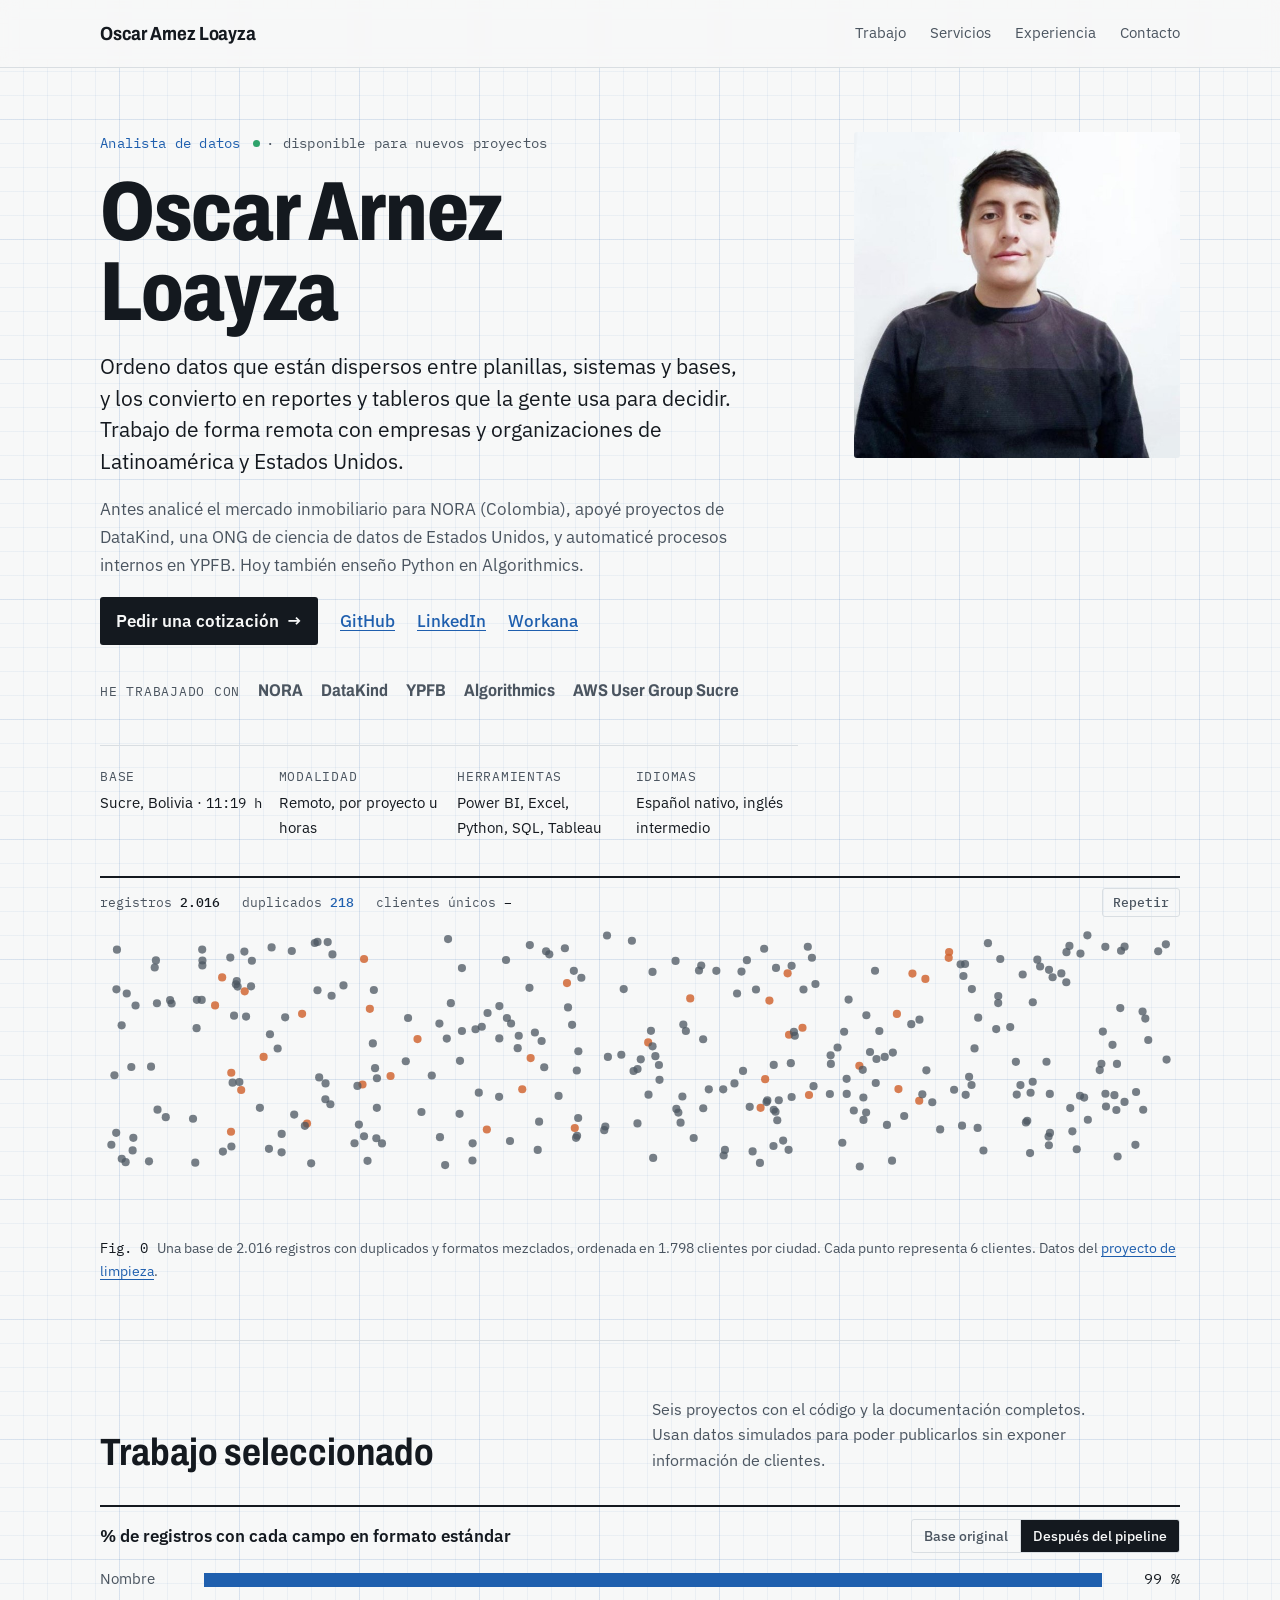
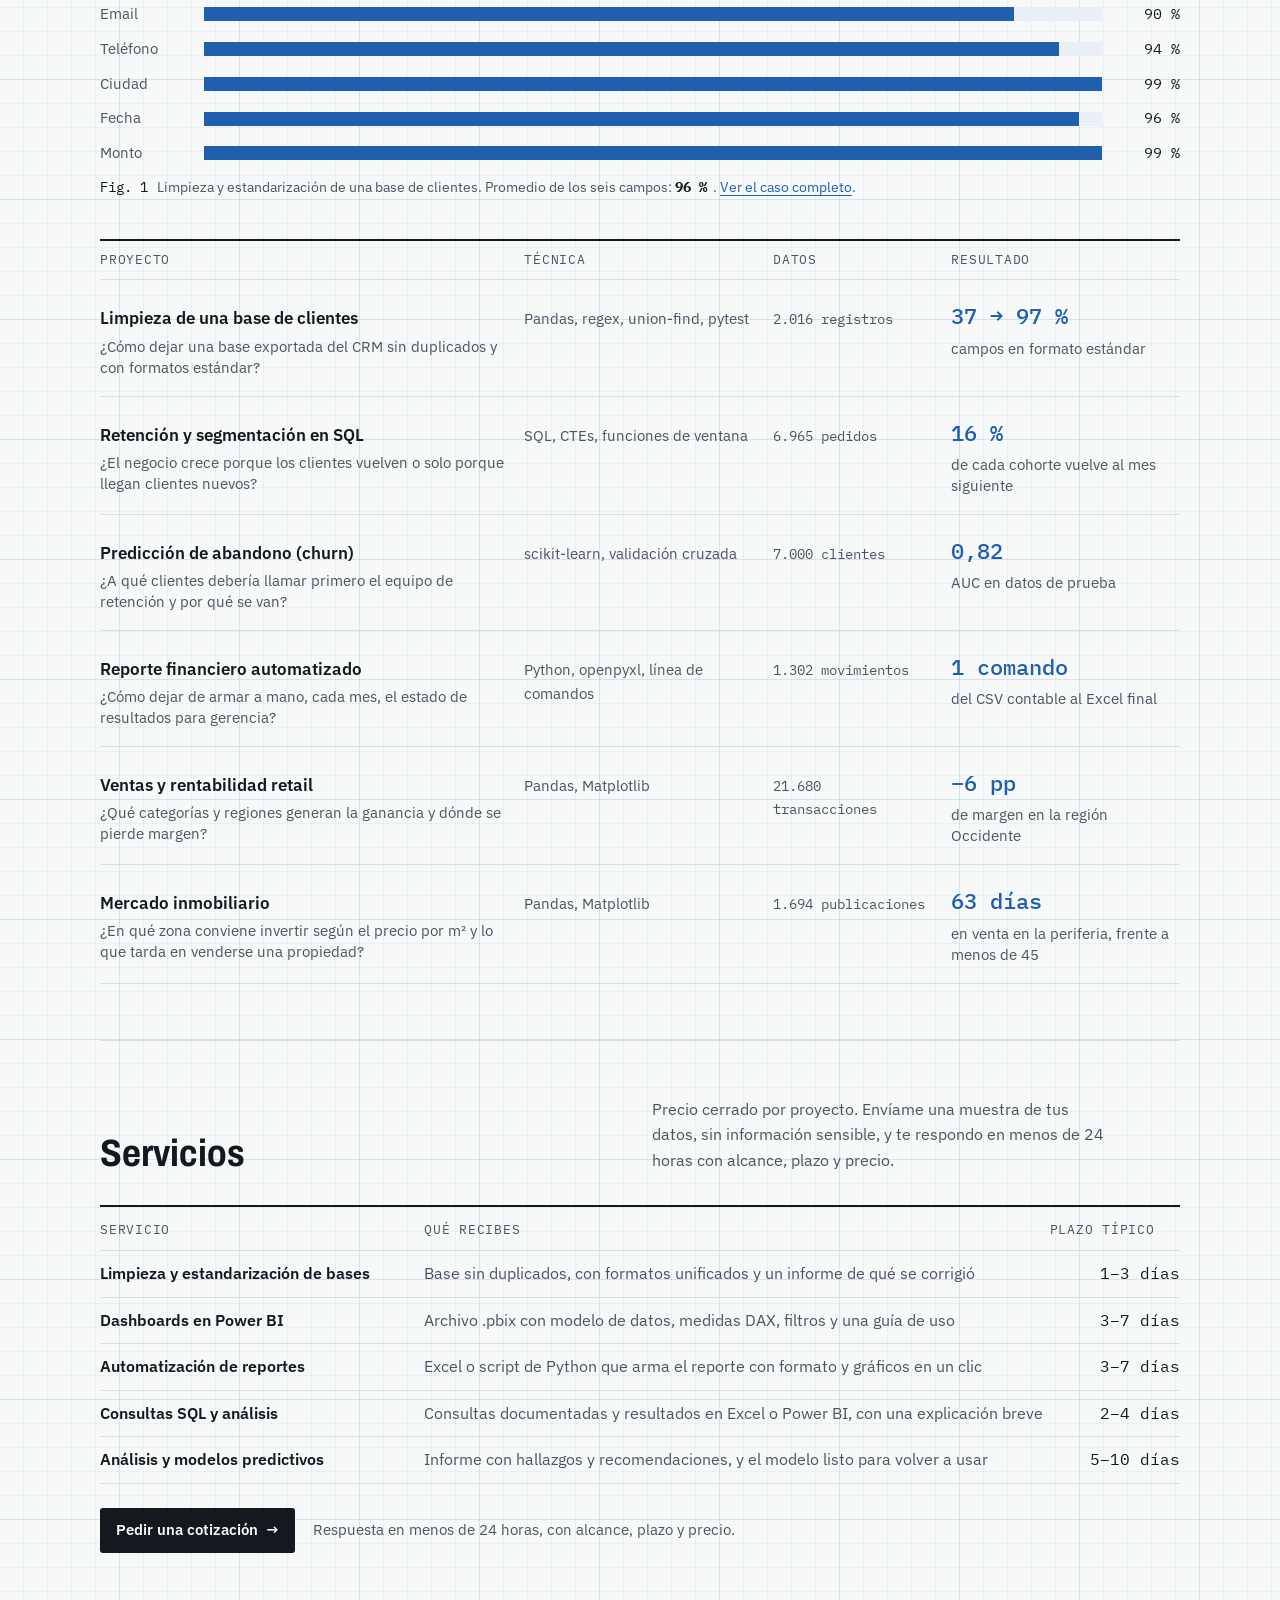
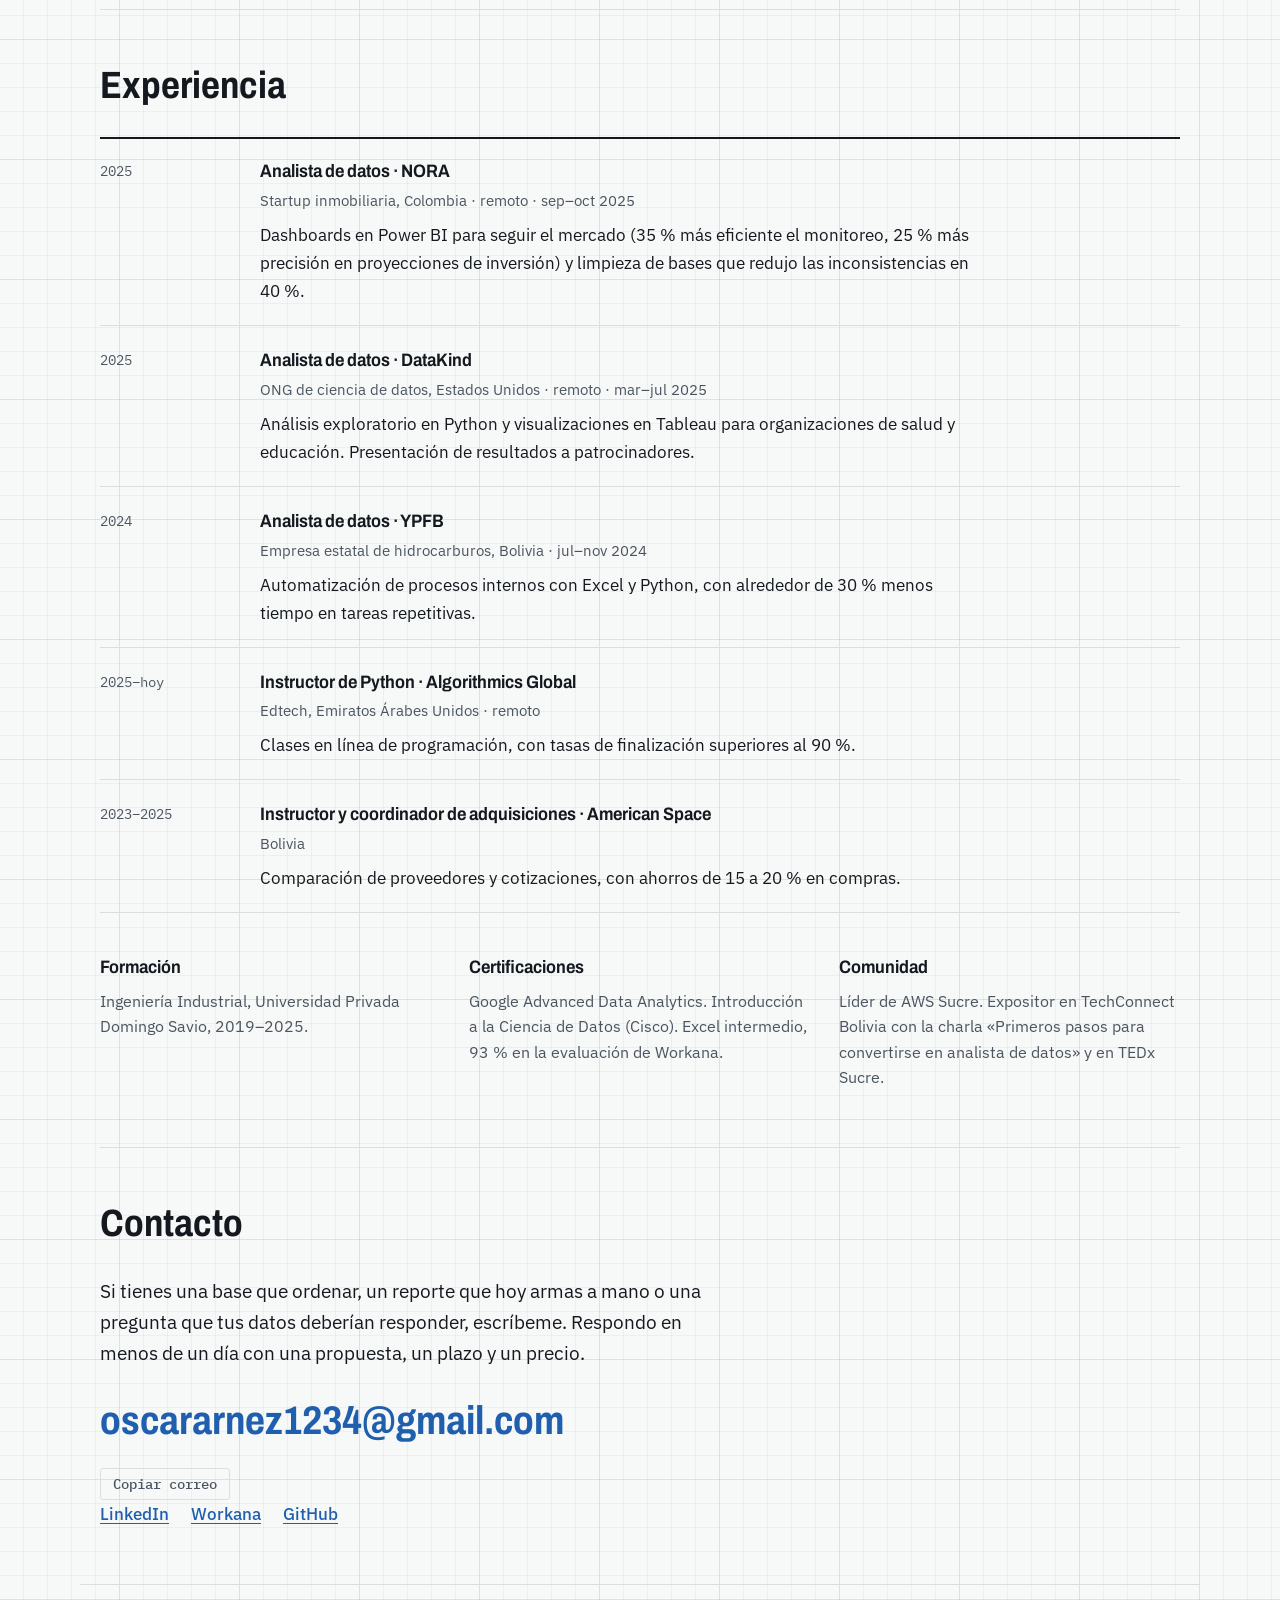
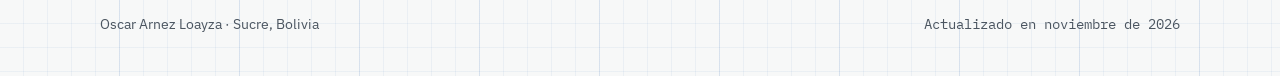
<file: index.html>
<!doctype html>
<html lang="es">
<head>
<meta charset="utf-8">
<meta name="viewport" content="width=device-width, initial-scale=1">
<title>Oscar Arnez Loayza · Analista de datos</title>
<meta name="description" content="Analista de datos en Sucre, Bolivia. Limpieza de bases, reportes automatizados en Excel y Python, SQL, Power BI y modelos predictivos. Trabajo remoto.">
<meta property="og:title" content="Oscar Arnez Loayza · Analista de datos">
<meta property="og:description" content="Analista de datos en Sucre, Bolivia. Limpieza de bases, reportes automatizados en Excel y Python, SQL, Power BI y modelos predictivos. Trabajo remoto.">
<meta property="og:image" content="https://sub-cre.github.io/assets/preview.jpg">
<meta name="twitter:card" content="summary_large_image">
<link rel="icon" href="assets/favicon.svg" type="image/svg+xml">
<link rel="preconnect" href="https://fonts.googleapis.com"><link rel="preconnect" href="https://fonts.gstatic.com" crossorigin><link href="https://fonts.googleapis.com/css2?family=Archivo:wdth,wght@75..100,400..800&family=IBM+Plex+Sans:wght@400;500;600&family=IBM+Plex+Mono:wght@400;500&display=swap" rel="stylesheet">
<link rel="stylesheet" href="style.css?v=1795145562">
<script>document.documentElement.classList.add("js")</script>
</head>
<body>
<header class="top">
  <div class="progress" aria-hidden="true"></div>
  <div class="shell top-in">
    <a class="sig" href="index.html">Oscar Arnez Loayza</a>
    <nav aria-label="Secciones">
      <a href="index.html#trabajo">Trabajo</a>
      <a href="index.html#servicios">Servicios</a>
      <a href="index.html#experiencia">Experiencia</a>
      <a href="index.html#contacto">Contacto</a>
    </nav>
  </div>
</header>
<main class="shell">

<section class="intro">
  <div class="intro-text">
    <p class="role" style="--i:0">Analista de datos <span class="avail">· disponible para nuevos proyectos</span></p>
    <h1 style="--i:1"><span class="ln">Oscar Arnez</span> <span class="ln">Loayza</span></h1>
    <p class="lede" style="--i:2">Ordeno datos que están dispersos entre planillas, sistemas y bases, y los convierto en reportes y tableros que la gente usa para decidir. Trabajo de forma remota con empresas y organizaciones de Latinoamérica y Estados Unidos.</p>
    <p style="--i:3">Antes analicé el mercado inmobiliario para NORA (Colombia), apoyé proyectos de DataKind, una ONG de ciencia de datos de Estados Unidos, y automaticé procesos internos en YPFB. Hoy también enseño Python en Algorithmics.</p>
    <p class="links" style="--i:4"><a class="btn" href="#contacto">Pedir una cotización</a><a href="https://github.com/Sub-Cre/portafolio-analisis-datos" target="_blank" rel="noopener">GitHub</a><a href="https://www.linkedin.com/in/oscar-a-639b09183" target="_blank" rel="noopener">LinkedIn</a><a href="https://www.workana.com/freelancer/303a6967c8c3074f16680fe3aebb4022" target="_blank" rel="noopener">Workana</a></p>
  </div>
  <figure class="portrait">
    <img src="assets/oscar.jpg" alt="Foto de Oscar Arnez Loayza" width="640" height="640">
  </figure>
  <div class="clients" style="--i:5"><span class="mono">He trabajado con</span><b>NORA</b><b>DataKind</b><b>YPFB</b><b>Algorithmics</b><b>AWS User Group Sucre</b></div>
  <dl class="facts">
    <div><dt>Base</dt><dd>Sucre, Bolivia · <span class="clock mono" data-clock>GMT−4</span></dd></div>
    <div><dt>Modalidad</dt><dd>Remoto, por proyecto u horas</dd></div>
    <div><dt>Herramientas</dt><dd>Power BI, Excel, Python, SQL, Tableau</dd></div>
    <div><dt>Idiomas</dt><dd>Español nativo, inglés intermedio</dd></div>
  </dl>
  <figure class="sorter ruled" id="sorter">
    <div class="sorter-bar">
      <p class="ledger mono" aria-live="polite"><span>registros <b data-k="reg">2.016</b></span><span>duplicados <b data-k="dup">218</b></span><span>clientes únicos <b data-k="uni">1.798</b></span></p>
      <button type="button" class="replay" id="replay">Repetir</button>
    </div>
    <canvas id="sorter-canvas" aria-label="Animación: puntos desordenados que representan registros se fusionan cuando están duplicados y se ordenan en columnas por ciudad"></canvas>
    <figcaption><span class="mono">Fig. 0</span> Una base de 2.016 registros con duplicados y formatos mezclados, ordenada en 1.798 clientes por ciudad. Cada punto representa 6 clientes. Datos del <a href="proyectos/limpieza-base-clientes.html">proyecto de limpieza</a>.</figcaption>
  </figure>
</section>

<section id="trabajo" class="block">
  <div class="block-head">
    <h2>Trabajo seleccionado</h2>
    <p>Seis proyectos con el código y la documentación completos. Usan datos simulados para poder publicarlos sin exponer información de clientes.</p>
  </div>
  <figure class="quality ruled reveal" id="quality">
    <div class="q-head">
      <p class="q-title">% de registros con cada campo en formato estándar</p>
      <div class="seg" role="group" aria-label="Estado de la base">
        <button type="button" data-state="antes" aria-pressed="true">Base original</button>
        <button type="button" data-state="despues" aria-pressed="false">Después del pipeline</button>
      </div>
    </div>
    <div class="q-rows">
      <div class="q-row" data-antes="34.2" data-despues="100.0"><span class="q-label">Nombre</span><span class="q-track"><span class="q-fill" style="--w:34.2%"></span></span><span class="q-val mono">34 %</span></div>
      <div class="q-row" data-antes="60.7" data-despues="90.2"><span class="q-label">Email</span><span class="q-track"><span class="q-fill" style="--w:60.7%"></span></span><span class="q-val mono">61 %</span></div>
      <div class="q-row" data-antes="15.4" data-despues="95.2"><span class="q-label">Teléfono</span><span class="q-track"><span class="q-fill" style="--w:15.4%"></span></span><span class="q-val mono">15 %</span></div>
      <div class="q-row" data-antes="26.4" data-despues="100.0"><span class="q-label">Ciudad</span><span class="q-track"><span class="q-fill" style="--w:26.4%"></span></span><span class="q-val mono">26 %</span></div>
      <div class="q-row" data-antes="42.0" data-despues="97.4"><span class="q-label">Fecha</span><span class="q-track"><span class="q-fill" style="--w:42.0%"></span></span><span class="q-val mono">42 %</span></div>
      <div class="q-row" data-antes="45.7" data-despues="100.0"><span class="q-label">Monto</span><span class="q-track"><span class="q-fill" style="--w:45.7%"></span></span><span class="q-val mono">46 %</span></div>
    </div>
    <figcaption><span class="mono">Fig. 1</span> Limpieza y estandarización de una base de clientes. Promedio de los seis campos: <b class="mono" data-avg>37 %</b>. <a href="proyectos/limpieza-base-clientes.html">Ver el caso completo</a>.</figcaption>
  </figure>
  <div class="index ruled" role="list">
    <div class="row head" aria-hidden="true"><span>Proyecto</span><span>Técnica</span><span>Datos</span><span>Resultado</span></div>
      <a class="row reveal" href="proyectos/limpieza-base-clientes.html" data-peek="assets/limpieza.jpg">
        <span class="r-title" style="view-transition-name:t-limpieza-base-clientes">Limpieza de una base de clientes<small>¿Cómo dejar una base exportada del CRM sin duplicados y con formatos estándar?</small></span>
        <span class="r-tech">Pandas, regex, union-find, pytest</span>
        <span class="r-n mono">2.016 registros</span>
        <span class="r-metric"><b class="mono">37 → 97 %</b><small>campos en formato estándar</small></span>
      </a>
      <a class="row reveal" href="proyectos/analisis-sql-ecommerce.html" data-peek="assets/sql.jpg">
        <span class="r-title" style="view-transition-name:t-analisis-sql-ecommerce">Retención y segmentación en SQL<small>¿El negocio crece porque los clientes vuelven o solo porque llegan clientes nuevos?</small></span>
        <span class="r-tech">SQL, CTEs, funciones de ventana</span>
        <span class="r-n mono">6.965 pedidos</span>
        <span class="r-metric"><b class="mono">16 %</b><small>de cada cohorte vuelve al mes siguiente</small></span>
      </a>
      <a class="row reveal" href="proyectos/prediccion-abandono.html" data-peek="assets/churn.jpg">
        <span class="r-title" style="view-transition-name:t-prediccion-abandono">Predicción de abandono (churn)<small>¿A qué clientes debería llamar primero el equipo de retención y por qué se van?</small></span>
        <span class="r-tech">scikit-learn, validación cruzada</span>
        <span class="r-n mono">7.000 clientes</span>
        <span class="r-metric"><b class="mono">0,82</b><small>AUC en datos de prueba</small></span>
      </a>
      <a class="row reveal" href="proyectos/reporte-financiero-automatizado.html" data-peek="assets/finanzas.jpg">
        <span class="r-title" style="view-transition-name:t-reporte-financiero-automatizado">Reporte financiero automatizado<small>¿Cómo dejar de armar a mano, cada mes, el estado de resultados para gerencia?</small></span>
        <span class="r-tech">Python, openpyxl, línea de comandos</span>
        <span class="r-n mono">1.302 movimientos</span>
        <span class="r-metric"><b class="mono">1 comando</b><small>del CSV contable al Excel final</small></span>
      </a>
      <a class="row reveal" href="proyectos/ventas-retail.html" data-peek="assets/ventas.jpg">
        <span class="r-title" style="view-transition-name:t-ventas-retail">Ventas y rentabilidad retail<small>¿Qué categorías y regiones generan la ganancia y dónde se pierde margen?</small></span>
        <span class="r-tech">Pandas, Matplotlib</span>
        <span class="r-n mono">21.680 transacciones</span>
        <span class="r-metric"><b class="mono">−6 pp</b><small>de margen en la región Occidente</small></span>
      </a>
      <a class="row reveal" href="proyectos/mercado-inmobiliario.html" data-peek="assets/inmobiliario.jpg">
        <span class="r-title" style="view-transition-name:t-mercado-inmobiliario">Mercado inmobiliario<small>¿En qué zona conviene invertir según el precio por m² y lo que tarda en venderse una propiedad?</small></span>
        <span class="r-tech">Pandas, Matplotlib</span>
        <span class="r-n mono">1.694 publicaciones</span>
        <span class="r-metric"><b class="mono">63 días</b><small>en venta en la periferia, frente a menos de 45</small></span>
      </a>
  </div>
</section>

<section id="servicios" class="block">
  <div class="block-head reveal">
    <h2>Servicios</h2>
    <p>Precio cerrado por proyecto. Envíame una muestra de tus datos, sin información sensible, y te respondo en menos de 24 horas con alcance, plazo y precio.</p>
  </div>
  <div class="table-wrap"><table class="services ruled">
    <thead><tr><th scope="col">Servicio</th><th scope="col">Qué recibes</th><th scope="col">Plazo típico</th></tr></thead>
    <tbody>
      <tr class="reveal"><th scope="row">Limpieza y estandarización de bases</th><td>Base sin duplicados, con formatos unificados y un informe de qué se corrigió</td><td class="mono">1–3 días</td></tr>
      <tr class="reveal"><th scope="row">Dashboards en Power BI</th><td>Archivo .pbix con modelo de datos, medidas DAX, filtros y una guía de uso</td><td class="mono">3–7 días</td></tr>
      <tr class="reveal"><th scope="row">Automatización de reportes</th><td>Excel o script de Python que arma el reporte con formato y gráficos en un clic</td><td class="mono">3–7 días</td></tr>
      <tr class="reveal"><th scope="row">Consultas SQL y análisis</th><td>Consultas documentadas y resultados en Excel o Power BI, con una explicación breve</td><td class="mono">2–4 días</td></tr>
      <tr class="reveal"><th scope="row">Análisis y modelos predictivos</th><td>Informe con hallazgos y recomendaciones, y el modelo listo para volver a usar</td><td class="mono">5–10 días</td></tr>
    </tbody>
  </table></div>
  <p class="svc-cta reveal"><a class="btn" href="#contacto">Pedir una cotización</a><span>Respuesta en menos de 24 horas, con alcance, plazo y precio.</span></p>
</section>

<section id="experiencia" class="block">
  <div class="block-head"><h2>Experiencia</h2></div>
  <ol class="cv ruled">
    <li class="reveal"><span class="when mono">2025</span><div><h3>Analista de datos · NORA</h3><p class="where">Startup inmobiliaria, Colombia · remoto · sep–oct 2025</p><p>Dashboards en Power BI para seguir el mercado (35 % más eficiente el monitoreo, 25 % más precisión en proyecciones de inversión) y limpieza de bases que redujo las inconsistencias en 40 %.</p></div></li>
    <li class="reveal"><span class="when mono">2025</span><div><h3>Analista de datos · DataKind</h3><p class="where">ONG de ciencia de datos, Estados Unidos · remoto · mar–jul 2025</p><p>Análisis exploratorio en Python y visualizaciones en Tableau para organizaciones de salud y educación. Presentación de resultados a patrocinadores.</p></div></li>
    <li class="reveal"><span class="when mono">2024</span><div><h3>Analista de datos · YPFB</h3><p class="where">Empresa estatal de hidrocarburos, Bolivia · jul–nov 2024</p><p>Automatización de procesos internos con Excel y Python, con alrededor de 30 % menos tiempo en tareas repetitivas.</p></div></li>
    <li class="reveal"><span class="when mono">2025–hoy</span><div><h3>Instructor de Python · Algorithmics Global</h3><p class="where">Edtech, Emiratos Árabes Unidos · remoto</p><p>Clases en línea de programación, con tasas de finalización superiores al 90 %.</p></div></li>
    <li class="reveal"><span class="when mono">2023–2025</span><div><h3>Instructor y coordinador de adquisiciones · American Space</h3><p class="where">Bolivia</p><p>Comparación de proveedores y cotizaciones, con ahorros de 15 a 20 % en compras.</p></div></li>
  </ol>
  <div class="aside-grid">
    <div><h3>Formación</h3><p>Ingeniería Industrial, Universidad Privada Domingo Savio, 2019–2025.</p></div>
    <div><h3>Certificaciones</h3><p>Google Advanced Data Analytics. Introducción a la Ciencia de Datos (Cisco). Excel intermedio, 93 % en la evaluación de Workana.</p></div>
    <div><h3>Comunidad</h3><p>Líder de AWS Sucre. Expositor en TechConnect Bolivia con la charla «Primeros pasos para convertirse en analista de datos» y en TEDx Sucre.</p></div>
  </div>
</section>

<section id="contacto" class="block contact">
  <div class="block-head"><h2>Contacto</h2></div>
  <p class="contact-line">Si tienes una base que ordenar, un reporte que hoy armas a mano o una pregunta que tus datos deberían responder, escríbeme. Respondo en menos de un día con una propuesta, un plazo y un precio.</p>
  <p class="mail"><a href="mailto:oscararnez1234@gmail.com">oscararnez1234@gmail.com</a></p>
  <p><button type="button" class="copy" data-copy="oscararnez1234@gmail.com">Copiar correo</button></p>
  <p class="links"><a href="https://www.linkedin.com/in/oscar-a-639b09183" target="_blank" rel="noopener">LinkedIn</a><a href="https://www.workana.com/freelancer/303a6967c8c3074f16680fe3aebb4022" target="_blank" rel="noopener">Workana</a><a href="https://github.com/Sub-Cre/portafolio-analisis-datos" target="_blank" rel="noopener">GitHub</a></p>
</section>

</main>
<footer class="shell foot">
  <span>Oscar Arnez Loayza · Sucre, Bolivia</span>
  <span class="mono">Actualizado en noviembre de 2026</span>
</footer>
<script src="site.js?v=1795145562" defer></script>
</body>
</html>
</file>
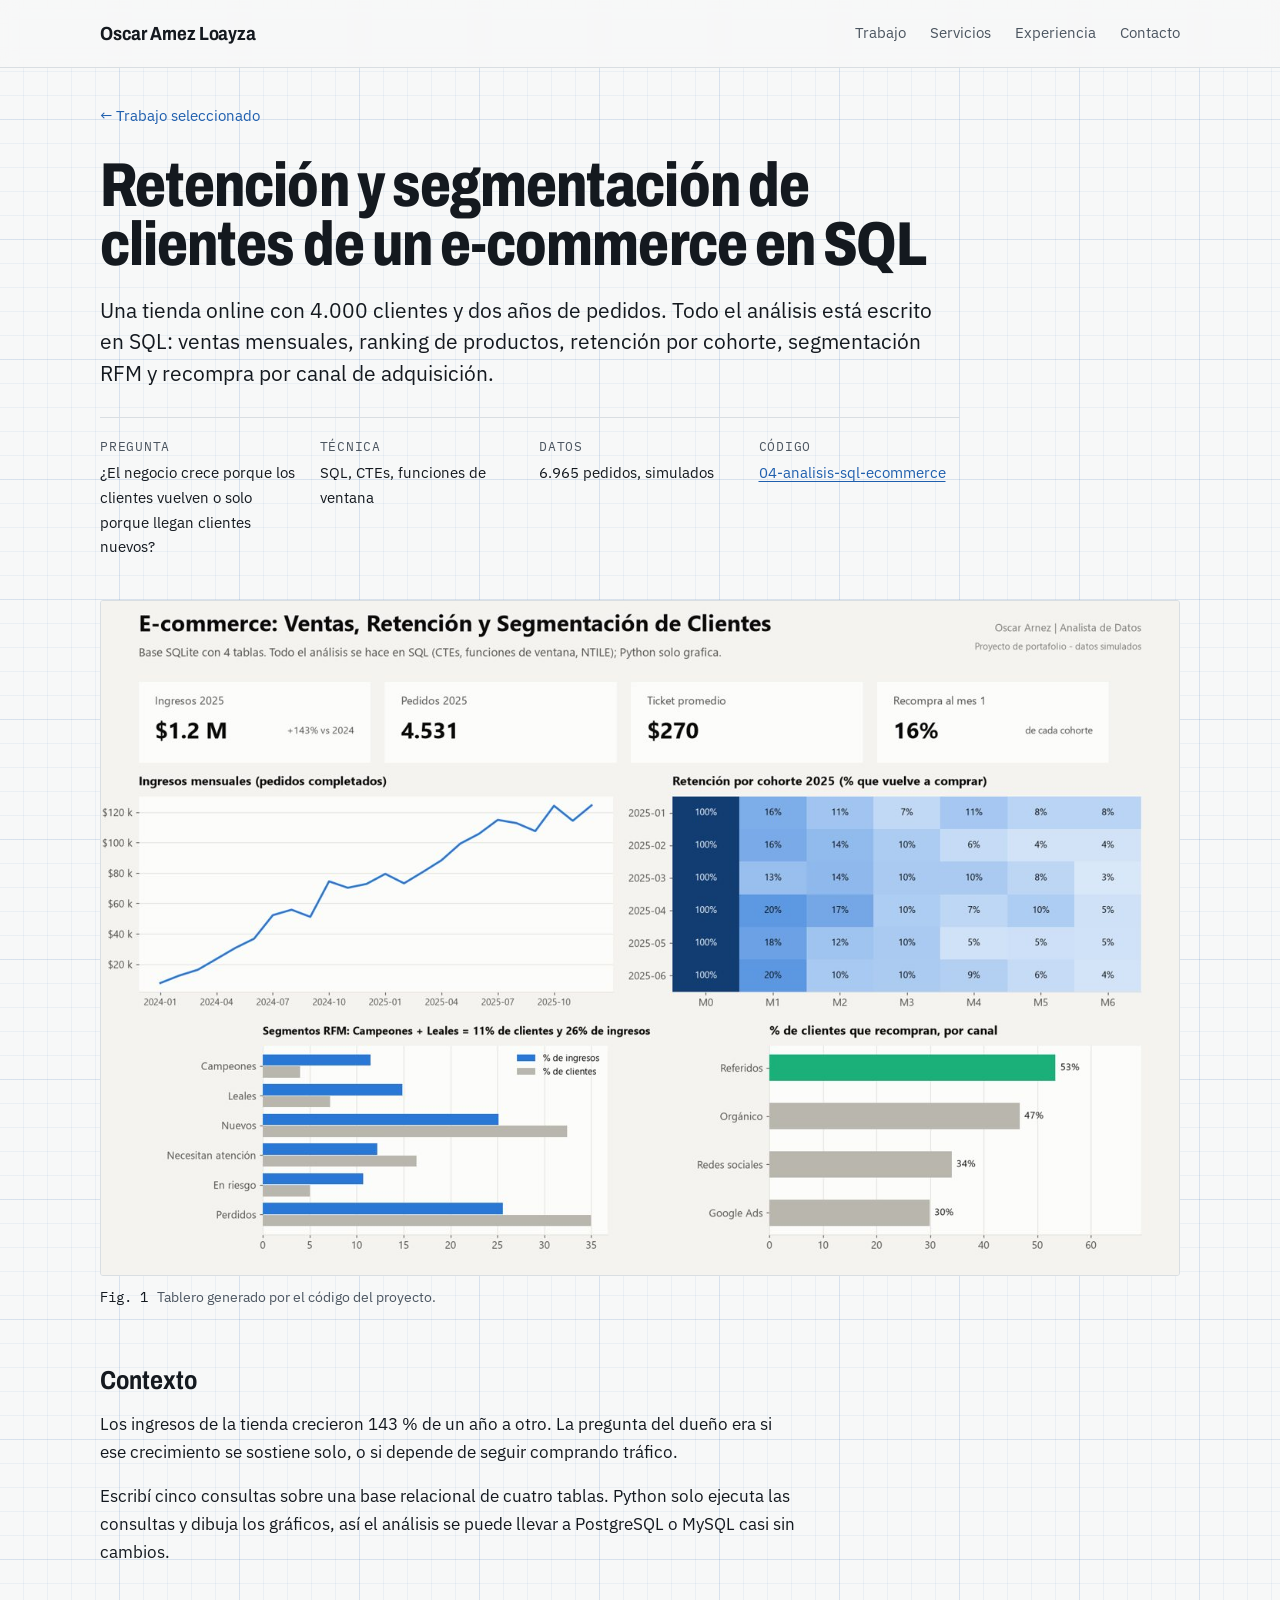
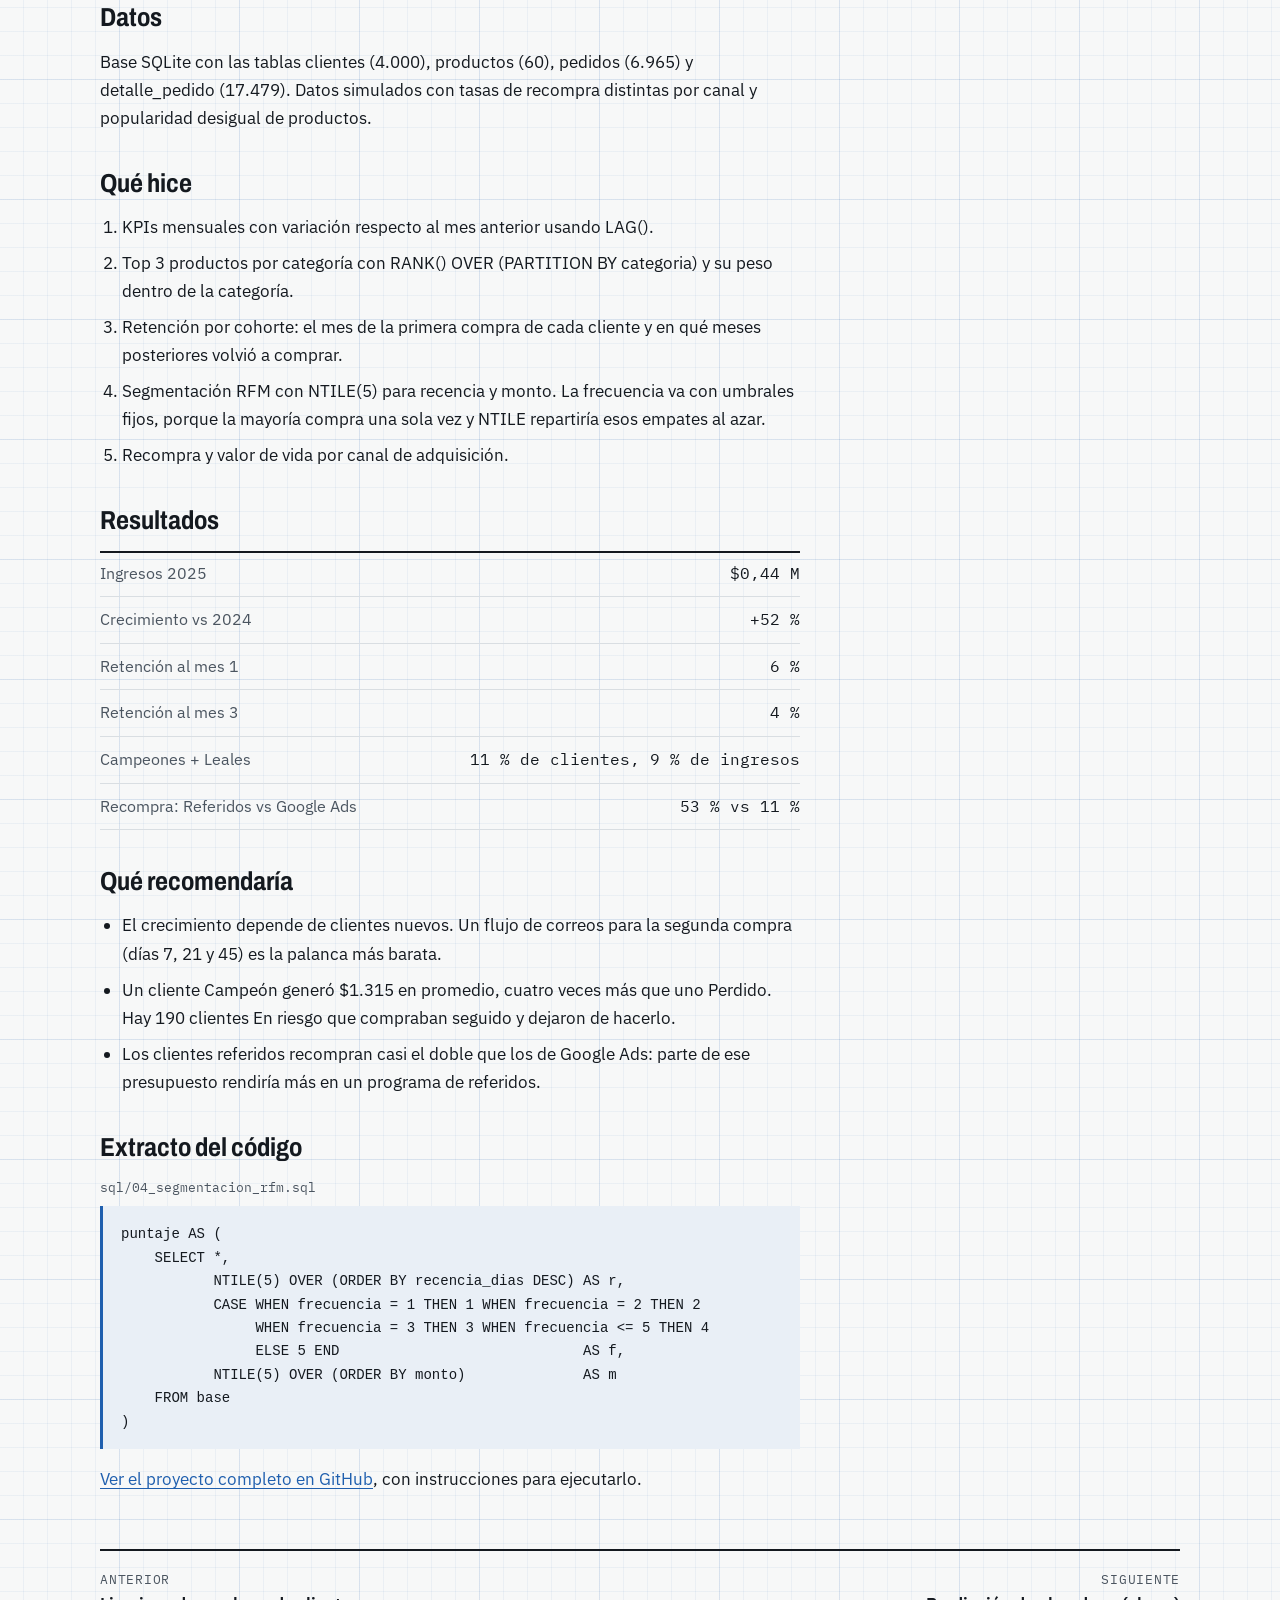
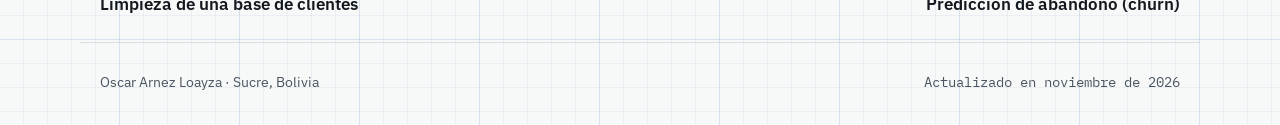
<file: proyectos/analisis-sql-ecommerce.html>
<!doctype html>
<html lang="es">
<head>
<meta charset="utf-8">
<meta name="viewport" content="width=device-width, initial-scale=1">
<title>Retención y segmentación en SQL · Oscar Arnez</title>
<meta name="description" content="Una tienda online con 4.000 clientes y dos años de pedidos. Todo el análisis está escrito en SQL: ventas mensuales, ranking de productos, retención por cohorte, segmentación RFM y recompra por canal de adquisición.">
<meta property="og:title" content="Retención y segmentación en SQL · Oscar Arnez">
<meta property="og:description" content="Una tienda online con 4.000 clientes y dos años de pedidos. Todo el análisis está escrito en SQL: ventas mensuales, ranking de productos, retención por cohorte, segmentación RFM y recompra por canal de adquisición.">
<meta property="og:image" content="https://sub-cre.github.io/assets/preview.jpg">
<meta name="twitter:card" content="summary_large_image">
<link rel="icon" href="../assets/favicon.svg" type="image/svg+xml">
<link rel="preconnect" href="https://fonts.googleapis.com"><link rel="preconnect" href="https://fonts.gstatic.com" crossorigin><link href="https://fonts.googleapis.com/css2?family=Archivo:wdth,wght@75..100,400..800&family=IBM+Plex+Sans:wght@400;500;600&family=IBM+Plex+Mono:wght@400;500&display=swap" rel="stylesheet">
<link rel="stylesheet" href="../style.css?v=1795145562">
<script>document.documentElement.classList.add("js")</script>
</head>
<body>
<header class="top">
  <div class="progress" aria-hidden="true"></div>
  <div class="shell top-in">
    <a class="sig" href="../index.html">Oscar Arnez Loayza</a>
    <nav aria-label="Secciones">
      <a href="../index.html#trabajo">Trabajo</a>
      <a href="../index.html#servicios">Servicios</a>
      <a href="../index.html#experiencia">Experiencia</a>
      <a href="../index.html#contacto">Contacto</a>
    </nav>
  </div>
</header>
<main class="shell case">
  <p class="back"><a href="../index.html#trabajo">← Trabajo seleccionado</a></p>
  <header class="case-head">
    <h1 style="view-transition-name:t-analisis-sql-ecommerce">Retención y segmentación de clientes de un e-commerce en SQL</h1>
    <p class="lede">Una tienda online con 4.000 clientes y dos años de pedidos. Todo el análisis está escrito en SQL: ventas mensuales, ranking de productos, retención por cohorte, segmentación RFM y recompra por canal de adquisición.</p>
    <dl class="meta">
      <div><dt>Pregunta</dt><dd>¿El negocio crece porque los clientes vuelven o solo porque llegan clientes nuevos?</dd></div>
      <div><dt>Técnica</dt><dd>SQL, CTEs, funciones de ventana</dd></div>
      <div><dt>Datos</dt><dd>6.965 pedidos, simulados</dd></div>
      <div><dt>Código</dt><dd><a href="https://github.com/Sub-Cre/portafolio-analisis-datos/tree/main/04-analisis-sql-ecommerce" target="_blank" rel="noopener">04-analisis-sql-ecommerce</a></dd></div>
    </dl>
  </header>

  <figure class="feature wide zoomable reveal">
    <img src="../assets/sql.jpg" alt="Tablero del proyecto: Retención y segmentación de clientes de un e-commerce en SQL">
    <figcaption><span class="mono">Fig. 1</span> Tablero generado por el código del proyecto.</figcaption>
  </figure>

  <div class="prose">
    <h2 class="reveal">Contexto</h2>
    <p>Los ingresos de la tienda crecieron 143 % de un año a otro. La pregunta del dueño era si ese crecimiento se sostiene solo, o si depende de seguir comprando tráfico.</p>
    <p>Escribí cinco consultas sobre una base relacional de cuatro tablas. Python solo ejecuta las consultas y dibuja los gráficos, así el análisis se puede llevar a PostgreSQL o MySQL casi sin cambios.</p>
    <h2 class="reveal">Datos</h2>
    <p>Base SQLite con las tablas clientes (4.000), productos (60), pedidos (6.965) y detalle_pedido (17.479). Datos simulados con tasas de recompra distintas por canal y popularidad desigual de productos.</p>
    <h2 class="reveal">Qué hice</h2>
    <ol>
      <li>KPIs mensuales con variación respecto al mes anterior usando LAG().</li>
      <li>Top 3 productos por categoría con RANK() OVER (PARTITION BY categoria) y su peso dentro de la categoría.</li>
      <li>Retención por cohorte: el mes de la primera compra de cada cliente y en qué meses posteriores volvió a comprar.</li>
      <li>Segmentación RFM con NTILE(5) para recencia y monto. La frecuencia va con umbrales fijos, porque la mayoría compra una sola vez y NTILE repartiría esos empates al azar.</li>
      <li>Recompra y valor de vida por canal de adquisición.</li>
    </ol>
    <h2 class="reveal">Resultados</h2>
    <div class="table-wrap"><table class="ruled">
      <tr><th scope="row">Ingresos 2025</th><td class="mono">$1,22 M</td></tr>
      <tr><th scope="row">Crecimiento vs 2024</th><td class="mono">+143 %</td></tr>
      <tr><th scope="row">Retención al mes 1</th><td class="mono">16 %</td></tr>
      <tr><th scope="row">Retención al mes 3</th><td class="mono">11 %</td></tr>
      <tr><th scope="row">Campeones + Leales</th><td class="mono">11 % de clientes, 26 % de ingresos</td></tr>
      <tr><th scope="row">Recompra: Referidos vs Google Ads</th><td class="mono">53 % vs 30 %</td></tr>
    </table></div>
    <h2 class="reveal">Qué recomendaría</h2>
    <ul>
      <li>El crecimiento depende de clientes nuevos. Un flujo de correos para la segunda compra (días 7, 21 y 45) es la palanca más barata.</li>
      <li>Un cliente Campeón generó $1.315 en promedio, cuatro veces más que uno Perdido. Hay 190 clientes En riesgo que compraban seguido y dejaron de hacerlo.</li>
      <li>Los clientes referidos recompran casi el doble que los de Google Ads: parte de ese presupuesto rendiría más en un programa de referidos.</li>
    </ul>
    <h2 class="reveal">Extracto del código</h2>
    <p class="code-label mono">sql/04_segmentacion_rfm.sql</p>
    <pre><code>puntaje AS (
    SELECT *,
           NTILE(5) OVER (ORDER BY recencia_dias DESC) AS r,
           CASE WHEN frecuencia = 1 THEN 1 WHEN frecuencia = 2 THEN 2
                WHEN frecuencia = 3 THEN 3 WHEN frecuencia &lt;= 5 THEN 4
                ELSE 5 END                             AS f,
           NTILE(5) OVER (ORDER BY monto)              AS m
    FROM base
)</code></pre>
    <p><a href="https://github.com/Sub-Cre/portafolio-analisis-datos/tree/main/04-analisis-sql-ecommerce" target="_blank" rel="noopener">Ver el proyecto completo en GitHub</a>, con instrucciones para ejecutarlo.</p>
  </div>

  <nav class="pager" aria-label="Otros proyectos">
    <a href="limpieza-base-clientes.html"><small>Anterior</small>Limpieza de una base de clientes</a>
    <a href="prediccion-abandono.html" class="next"><small>Siguiente</small>Predicción de abandono (churn)</a>
  </nav>
</main>
<footer class="shell foot">
  <span>Oscar Arnez Loayza · Sucre, Bolivia</span>
  <span class="mono">Actualizado en noviembre de 2026</span>
</footer>
<script src="../site.js?v=1795145562" defer></script>
</body>
</html>
</file>
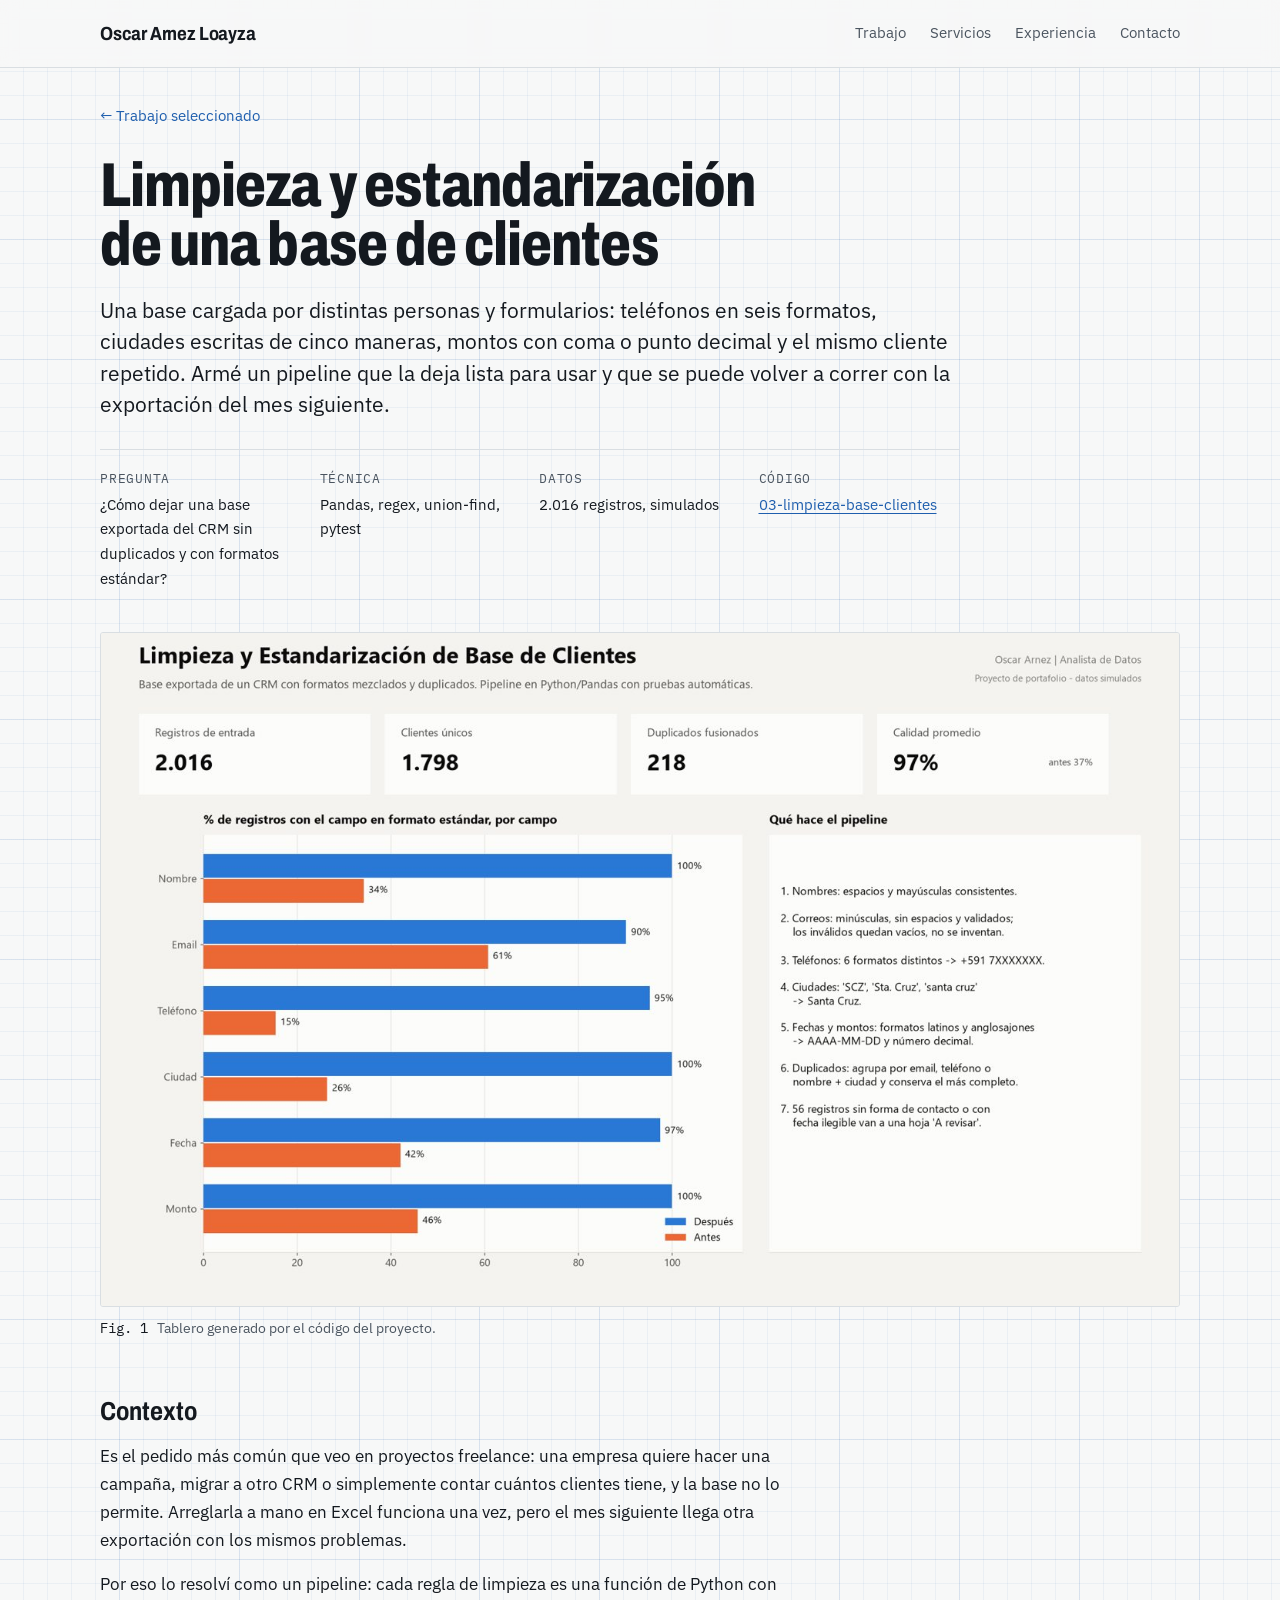
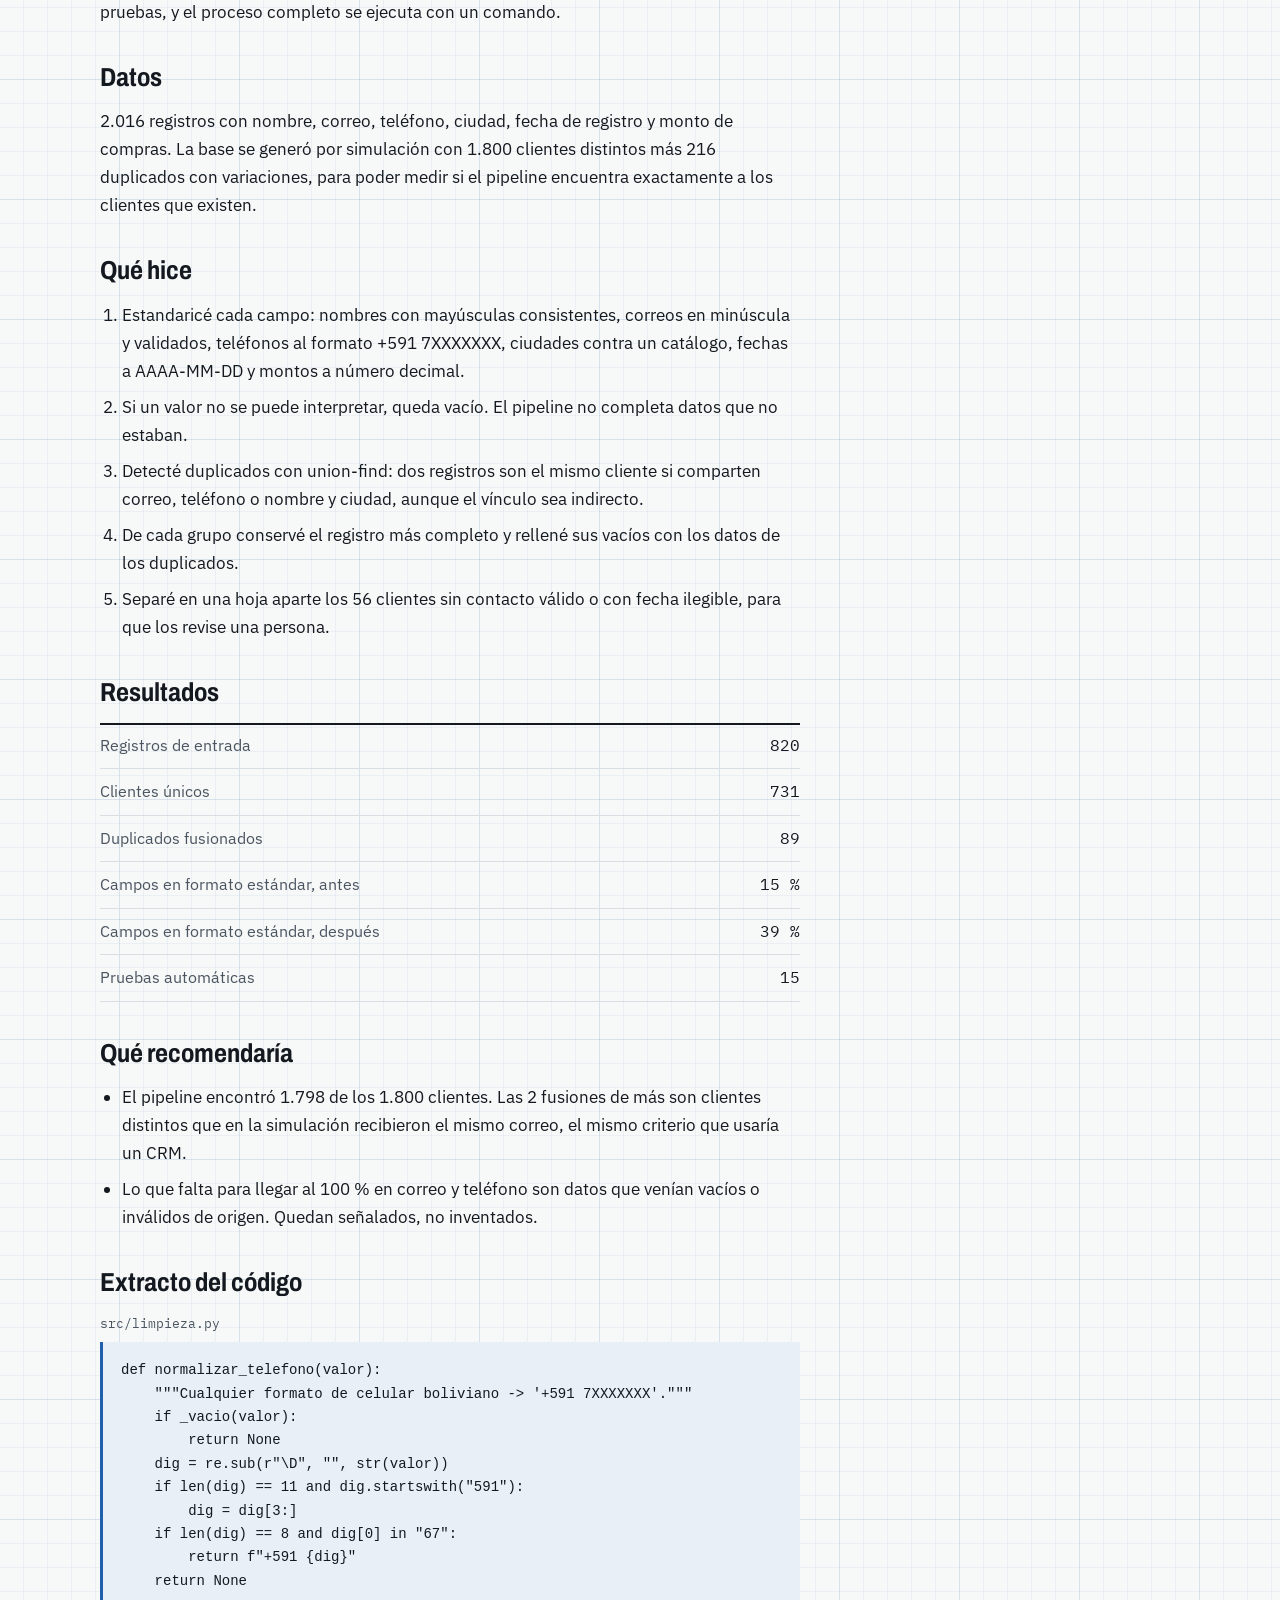
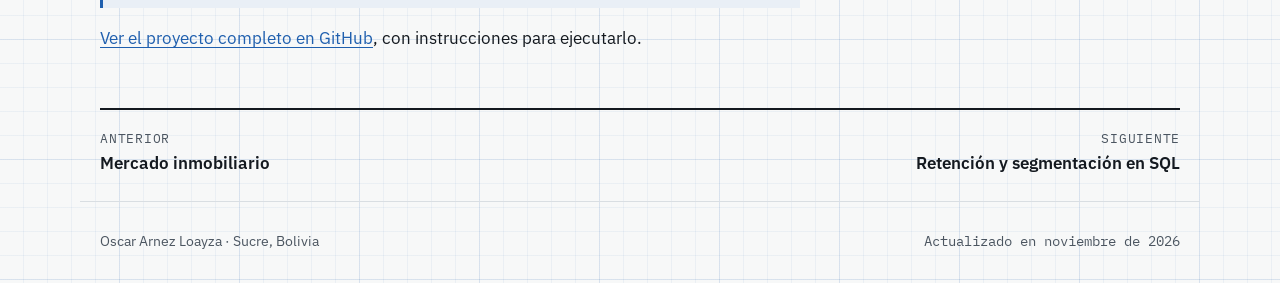
<file: proyectos/limpieza-base-clientes.html>
<!doctype html>
<html lang="es">
<head>
<meta charset="utf-8">
<meta name="viewport" content="width=device-width, initial-scale=1">
<title>Limpieza de una base de clientes · Oscar Arnez</title>
<meta name="description" content="Una base cargada por distintas personas y formularios: teléfonos en seis formatos, ciudades escritas de cinco maneras, montos con coma o punto decimal y el mismo cliente repetido. Armé un pipeline que la deja lista para usar y que se puede volver a correr con la exportación del mes siguiente.">
<meta property="og:title" content="Limpieza de una base de clientes · Oscar Arnez">
<meta property="og:description" content="Una base cargada por distintas personas y formularios: teléfonos en seis formatos, ciudades escritas de cinco maneras, montos con coma o punto decimal y el mismo cliente repetido. Armé un pipeline que la deja lista para usar y que se puede volver a correr con la exportación del mes siguiente.">
<meta property="og:image" content="https://sub-cre.github.io/assets/preview.jpg">
<meta name="twitter:card" content="summary_large_image">
<link rel="icon" href="../assets/favicon.svg" type="image/svg+xml">
<link rel="preconnect" href="https://fonts.googleapis.com"><link rel="preconnect" href="https://fonts.gstatic.com" crossorigin><link href="https://fonts.googleapis.com/css2?family=Archivo:wdth,wght@75..100,400..800&family=IBM+Plex+Sans:wght@400;500;600&family=IBM+Plex+Mono:wght@400;500&display=swap" rel="stylesheet">
<link rel="stylesheet" href="../style.css?v=1795145562">
<script>document.documentElement.classList.add("js")</script>
</head>
<body>
<header class="top">
  <div class="progress" aria-hidden="true"></div>
  <div class="shell top-in">
    <a class="sig" href="../index.html">Oscar Arnez Loayza</a>
    <nav aria-label="Secciones">
      <a href="../index.html#trabajo">Trabajo</a>
      <a href="../index.html#servicios">Servicios</a>
      <a href="../index.html#experiencia">Experiencia</a>
      <a href="../index.html#contacto">Contacto</a>
    </nav>
  </div>
</header>
<main class="shell case">
  <p class="back"><a href="../index.html#trabajo">← Trabajo seleccionado</a></p>
  <header class="case-head">
    <h1 style="view-transition-name:t-limpieza-base-clientes">Limpieza y estandarización de una base de clientes</h1>
    <p class="lede">Una base cargada por distintas personas y formularios: teléfonos en seis formatos, ciudades escritas de cinco maneras, montos con coma o punto decimal y el mismo cliente repetido. Armé un pipeline que la deja lista para usar y que se puede volver a correr con la exportación del mes siguiente.</p>
    <dl class="meta">
      <div><dt>Pregunta</dt><dd>¿Cómo dejar una base exportada del CRM sin duplicados y con formatos estándar?</dd></div>
      <div><dt>Técnica</dt><dd>Pandas, regex, union-find, pytest</dd></div>
      <div><dt>Datos</dt><dd>2.016 registros, simulados</dd></div>
      <div><dt>Código</dt><dd><a href="https://github.com/Sub-Cre/portafolio-analisis-datos/tree/main/03-limpieza-base-clientes" target="_blank" rel="noopener">03-limpieza-base-clientes</a></dd></div>
    </dl>
  </header>

  <figure class="feature wide zoomable reveal">
    <img src="../assets/limpieza.jpg" alt="Tablero del proyecto: Limpieza y estandarización de una base de clientes">
    <figcaption><span class="mono">Fig. 1</span> Tablero generado por el código del proyecto.</figcaption>
  </figure>

  <div class="prose">
    <h2 class="reveal">Contexto</h2>
    <p>Es el pedido más común que veo en proyectos freelance: una empresa quiere hacer una campaña, migrar a otro CRM o simplemente contar cuántos clientes tiene, y la base no lo permite. Arreglarla a mano en Excel funciona una vez, pero el mes siguiente llega otra exportación con los mismos problemas.</p>
    <p>Por eso lo resolví como un pipeline: cada regla de limpieza es una función de Python con pruebas, y el proceso completo se ejecuta con un comando.</p>
    <h2 class="reveal">Datos</h2>
    <p>2.016 registros con nombre, correo, teléfono, ciudad, fecha de registro y monto de compras. La base se generó por simulación con 1.800 clientes distintos más 216 duplicados con variaciones, para poder medir si el pipeline encuentra exactamente a los clientes que existen.</p>
    <h2 class="reveal">Qué hice</h2>
    <ol>
      <li>Estandaricé cada campo: nombres con mayúsculas consistentes, correos en minúscula y validados, teléfonos al formato +591 7XXXXXXX, ciudades contra un catálogo, fechas a AAAA-MM-DD y montos a número decimal.</li>
      <li>Si un valor no se puede interpretar, queda vacío. El pipeline no completa datos que no estaban.</li>
      <li>Detecté duplicados con union-find: dos registros son el mismo cliente si comparten correo, teléfono o nombre y ciudad, aunque el vínculo sea indirecto.</li>
      <li>De cada grupo conservé el registro más completo y rellené sus vacíos con los datos de los duplicados.</li>
      <li>Separé en una hoja aparte los 56 clientes sin contacto válido o con fecha ilegible, para que los revise una persona.</li>
    </ol>
    <h2 class="reveal">Resultados</h2>
    <div class="table-wrap"><table class="ruled">
      <tr><th scope="row">Registros de entrada</th><td class="mono">2.016</td></tr>
      <tr><th scope="row">Clientes únicos</th><td class="mono">1.798</td></tr>
      <tr><th scope="row">Duplicados fusionados</th><td class="mono">218</td></tr>
      <tr><th scope="row">Campos en formato estándar, antes</th><td class="mono">37 %</td></tr>
      <tr><th scope="row">Campos en formato estándar, después</th><td class="mono">97 %</td></tr>
      <tr><th scope="row">Pruebas automáticas</th><td class="mono">37</td></tr>
    </table></div>
    <h2 class="reveal">Qué recomendaría</h2>
    <ul>
      <li>El pipeline encontró 1.798 de los 1.800 clientes. Las 2 fusiones de más son clientes distintos que en la simulación recibieron el mismo correo, el mismo criterio que usaría un CRM.</li>
      <li>Lo que falta para llegar al 100 % en correo y teléfono son datos que venían vacíos o inválidos de origen. Quedan señalados, no inventados.</li>
    </ul>
    <h2 class="reveal">Extracto del código</h2>
    <p class="code-label mono">src/limpieza.py</p>
    <pre><code>def normalizar_telefono(valor):
    &quot;&quot;&quot;Cualquier formato de celular boliviano -&gt; &#x27;+591 7XXXXXXX&#x27;.&quot;&quot;&quot;
    if _vacio(valor):
        return None
    dig = re.sub(r&quot;\D&quot;, &quot;&quot;, str(valor))
    if len(dig) == 11 and dig.startswith(&quot;591&quot;):
        dig = dig[3:]
    if len(dig) == 8 and dig[0] in &quot;67&quot;:
        return f&quot;+591 {dig}&quot;
    return None</code></pre>
    <p><a href="https://github.com/Sub-Cre/portafolio-analisis-datos/tree/main/03-limpieza-base-clientes" target="_blank" rel="noopener">Ver el proyecto completo en GitHub</a>, con instrucciones para ejecutarlo.</p>
  </div>

  <nav class="pager" aria-label="Otros proyectos">
    <a href="mercado-inmobiliario.html"><small>Anterior</small>Mercado inmobiliario</a>
    <a href="analisis-sql-ecommerce.html" class="next"><small>Siguiente</small>Retención y segmentación en SQL</a>
  </nav>
</main>
<footer class="shell foot">
  <span>Oscar Arnez Loayza · Sucre, Bolivia</span>
  <span class="mono">Actualizado en noviembre de 2026</span>
</footer>
<script src="../site.js?v=1795145562" defer></script>
</body>
</html>
</file>
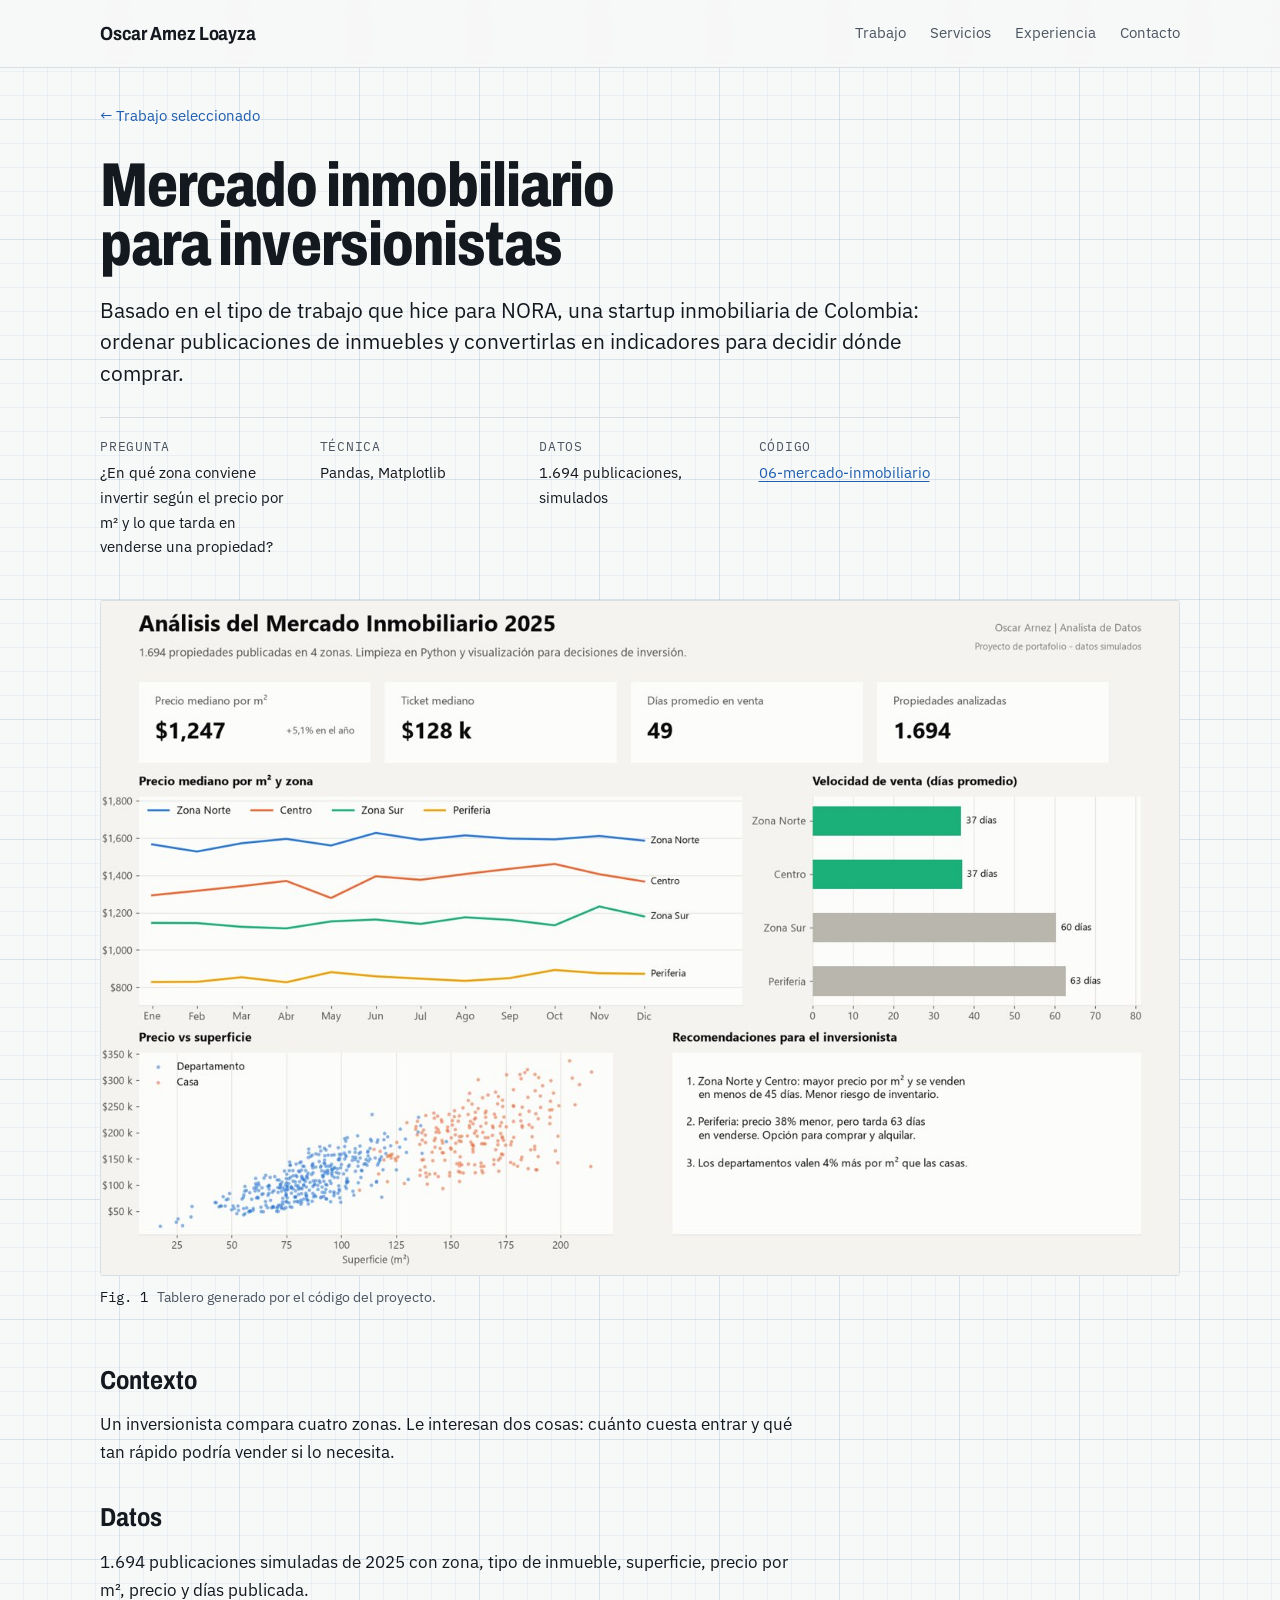
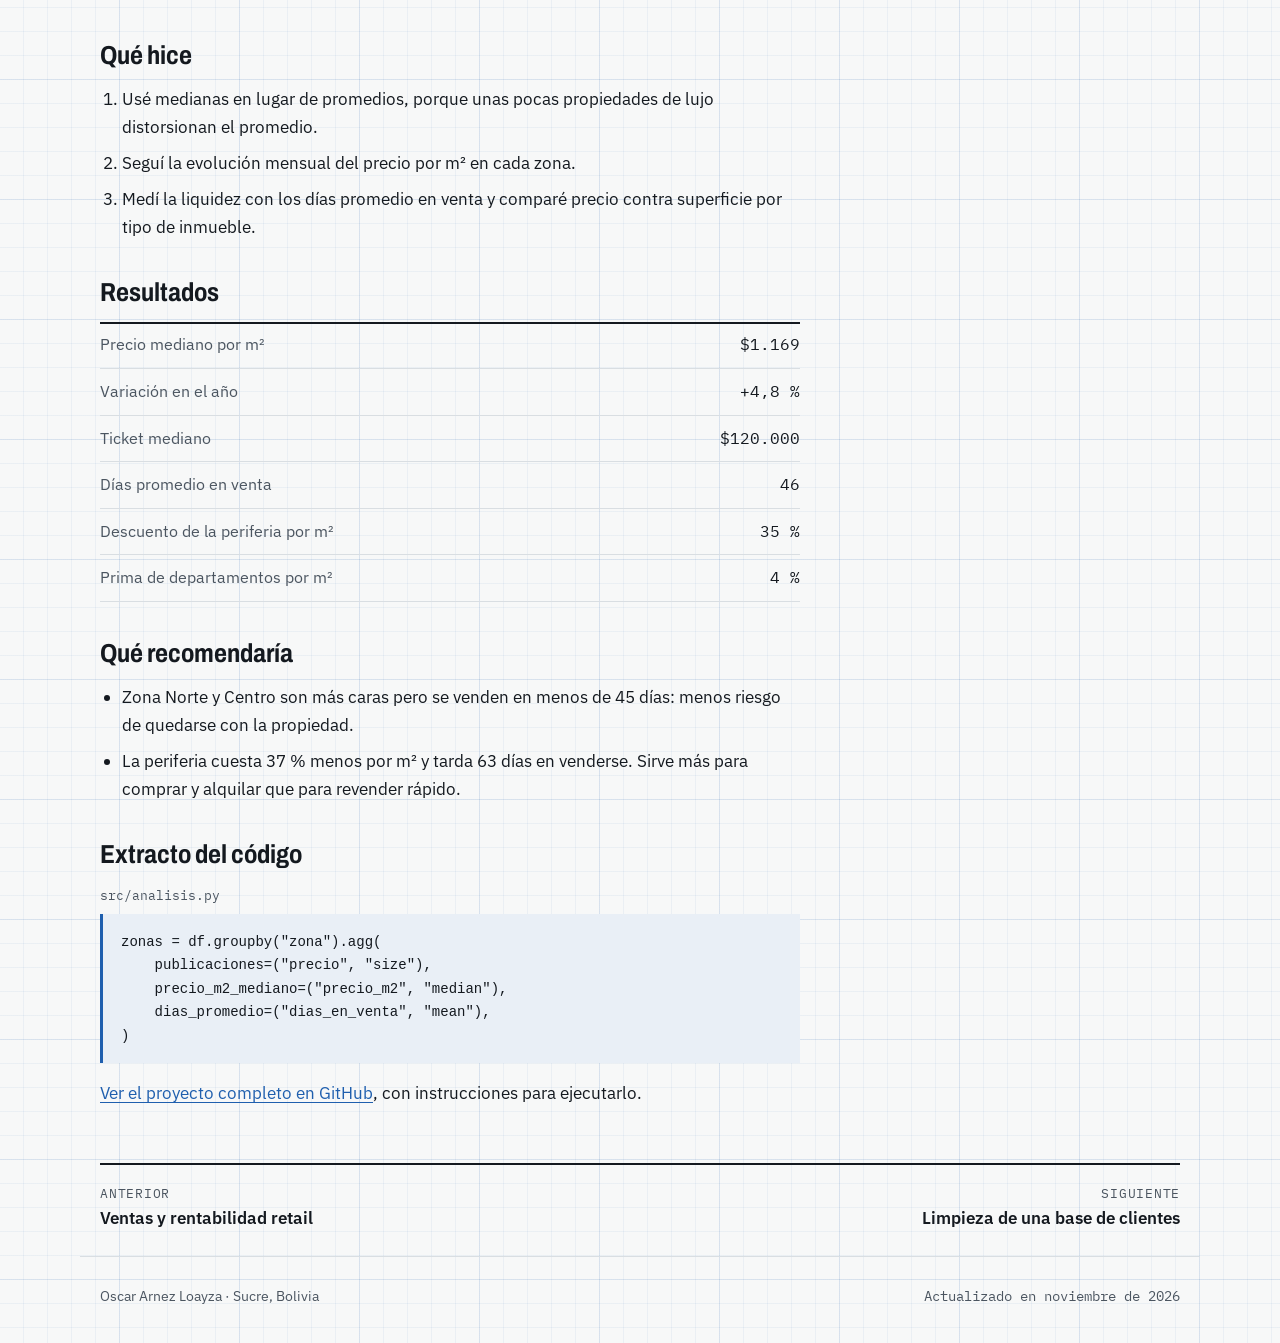
<file: proyectos/mercado-inmobiliario.html>
<!doctype html>
<html lang="es">
<head>
<meta charset="utf-8">
<meta name="viewport" content="width=device-width, initial-scale=1">
<title>Mercado inmobiliario · Oscar Arnez</title>
<meta name="description" content="Basado en el tipo de trabajo que hice para NORA, una startup inmobiliaria de Colombia: ordenar publicaciones de inmuebles y convertirlas en indicadores para decidir dónde comprar.">
<meta property="og:title" content="Mercado inmobiliario · Oscar Arnez">
<meta property="og:description" content="Basado en el tipo de trabajo que hice para NORA, una startup inmobiliaria de Colombia: ordenar publicaciones de inmuebles y convertirlas en indicadores para decidir dónde comprar.">
<meta property="og:image" content="https://sub-cre.github.io/assets/preview.jpg">
<meta name="twitter:card" content="summary_large_image">
<link rel="icon" href="../assets/favicon.svg" type="image/svg+xml">
<link rel="preconnect" href="https://fonts.googleapis.com"><link rel="preconnect" href="https://fonts.gstatic.com" crossorigin><link href="https://fonts.googleapis.com/css2?family=Archivo:wdth,wght@75..100,400..800&family=IBM+Plex+Sans:wght@400;500;600&family=IBM+Plex+Mono:wght@400;500&display=swap" rel="stylesheet">
<link rel="stylesheet" href="../style.css?v=1795145562">
<script>document.documentElement.classList.add("js")</script>
</head>
<body>
<header class="top">
  <div class="progress" aria-hidden="true"></div>
  <div class="shell top-in">
    <a class="sig" href="../index.html">Oscar Arnez Loayza</a>
    <nav aria-label="Secciones">
      <a href="../index.html#trabajo">Trabajo</a>
      <a href="../index.html#servicios">Servicios</a>
      <a href="../index.html#experiencia">Experiencia</a>
      <a href="../index.html#contacto">Contacto</a>
    </nav>
  </div>
</header>
<main class="shell case">
  <p class="back"><a href="../index.html#trabajo">← Trabajo seleccionado</a></p>
  <header class="case-head">
    <h1 style="view-transition-name:t-mercado-inmobiliario">Mercado inmobiliario para inversionistas</h1>
    <p class="lede">Basado en el tipo de trabajo que hice para NORA, una startup inmobiliaria de Colombia: ordenar publicaciones de inmuebles y convertirlas en indicadores para decidir dónde comprar.</p>
    <dl class="meta">
      <div><dt>Pregunta</dt><dd>¿En qué zona conviene invertir según el precio por m² y lo que tarda en venderse una propiedad?</dd></div>
      <div><dt>Técnica</dt><dd>Pandas, Matplotlib</dd></div>
      <div><dt>Datos</dt><dd>1.694 publicaciones, simulados</dd></div>
      <div><dt>Código</dt><dd><a href="https://github.com/Sub-Cre/portafolio-analisis-datos/tree/main/06-mercado-inmobiliario" target="_blank" rel="noopener">06-mercado-inmobiliario</a></dd></div>
    </dl>
  </header>

  <figure class="feature wide zoomable reveal">
    <img src="../assets/inmobiliario.jpg" alt="Tablero del proyecto: Mercado inmobiliario para inversionistas">
    <figcaption><span class="mono">Fig. 1</span> Tablero generado por el código del proyecto.</figcaption>
  </figure>

  <div class="prose">
    <h2 class="reveal">Contexto</h2>
    <p>Un inversionista compara cuatro zonas. Le interesan dos cosas: cuánto cuesta entrar y qué tan rápido podría vender si lo necesita.</p>
    <h2 class="reveal">Datos</h2>
    <p>1.694 publicaciones simuladas de 2025 con zona, tipo de inmueble, superficie, precio por m², precio y días publicada.</p>
    <h2 class="reveal">Qué hice</h2>
    <ol>
      <li>Usé medianas en lugar de promedios, porque unas pocas propiedades de lujo distorsionan el promedio.</li>
      <li>Seguí la evolución mensual del precio por m² en cada zona.</li>
      <li>Medí la liquidez con los días promedio en venta y comparé precio contra superficie por tipo de inmueble.</li>
    </ol>
    <h2 class="reveal">Resultados</h2>
    <div class="table-wrap"><table class="ruled">
      <tr><th scope="row">Precio mediano por m²</th><td class="mono">$1.247</td></tr>
      <tr><th scope="row">Variación en el año</th><td class="mono">+5,1 %</td></tr>
      <tr><th scope="row">Ticket mediano</th><td class="mono">$128.000</td></tr>
      <tr><th scope="row">Días promedio en venta</th><td class="mono">49</td></tr>
      <tr><th scope="row">Descuento de la periferia por m²</th><td class="mono">37 %</td></tr>
      <tr><th scope="row">Prima de departamentos por m²</th><td class="mono">4 %</td></tr>
    </table></div>
    <h2 class="reveal">Qué recomendaría</h2>
    <ul>
      <li>Zona Norte y Centro son más caras pero se venden en menos de 45 días: menos riesgo de quedarse con la propiedad.</li>
      <li>La periferia cuesta 37 % menos por m² y tarda 63 días en venderse. Sirve más para comprar y alquilar que para revender rápido.</li>
    </ul>
    <h2 class="reveal">Extracto del código</h2>
    <p class="code-label mono">src/analisis.py</p>
    <pre><code>zonas = df.groupby(&quot;zona&quot;).agg(
    publicaciones=(&quot;precio&quot;, &quot;size&quot;),
    precio_m2_mediano=(&quot;precio_m2&quot;, &quot;median&quot;),
    dias_promedio=(&quot;dias_en_venta&quot;, &quot;mean&quot;),
)</code></pre>
    <p><a href="https://github.com/Sub-Cre/portafolio-analisis-datos/tree/main/06-mercado-inmobiliario" target="_blank" rel="noopener">Ver el proyecto completo en GitHub</a>, con instrucciones para ejecutarlo.</p>
  </div>

  <nav class="pager" aria-label="Otros proyectos">
    <a href="ventas-retail.html"><small>Anterior</small>Ventas y rentabilidad retail</a>
    <a href="limpieza-base-clientes.html" class="next"><small>Siguiente</small>Limpieza de una base de clientes</a>
  </nav>
</main>
<footer class="shell foot">
  <span>Oscar Arnez Loayza · Sucre, Bolivia</span>
  <span class="mono">Actualizado en noviembre de 2026</span>
</footer>
<script src="../site.js?v=1795145562" defer></script>
</body>
</html>
</file>
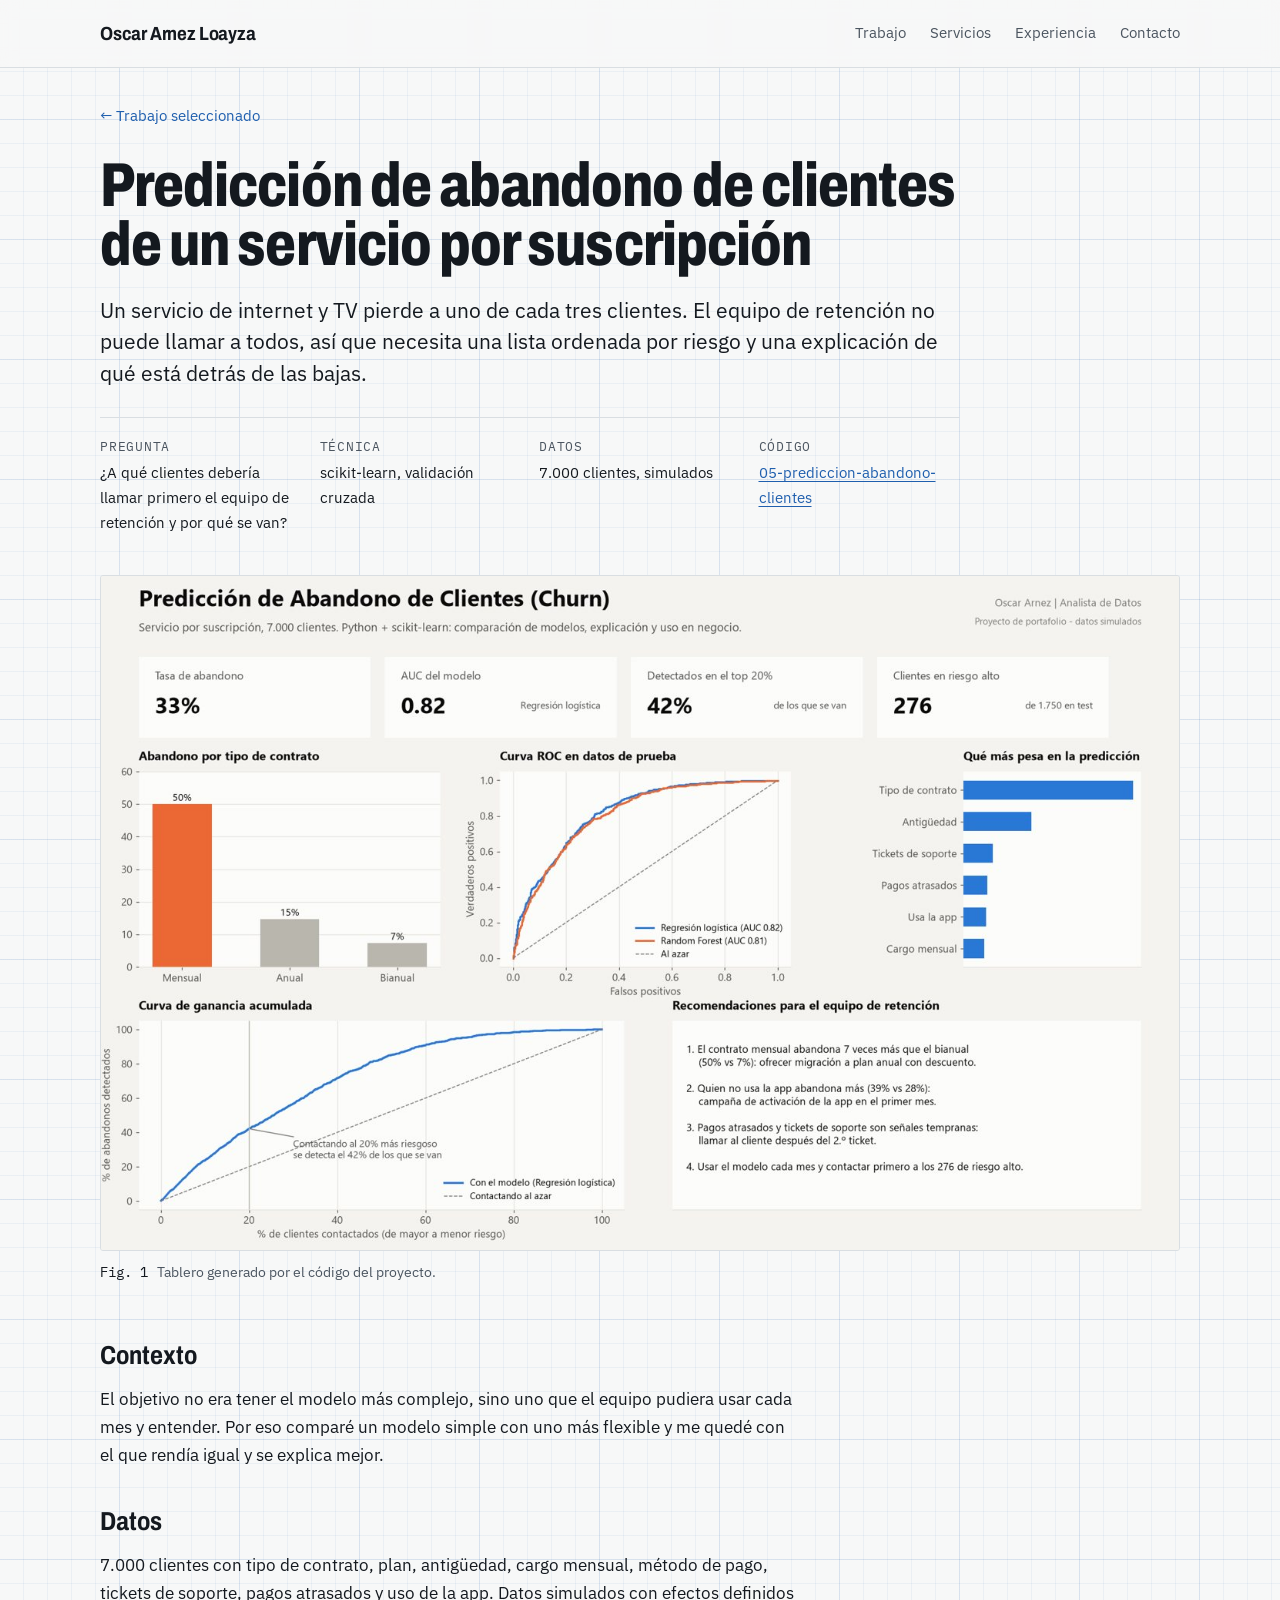
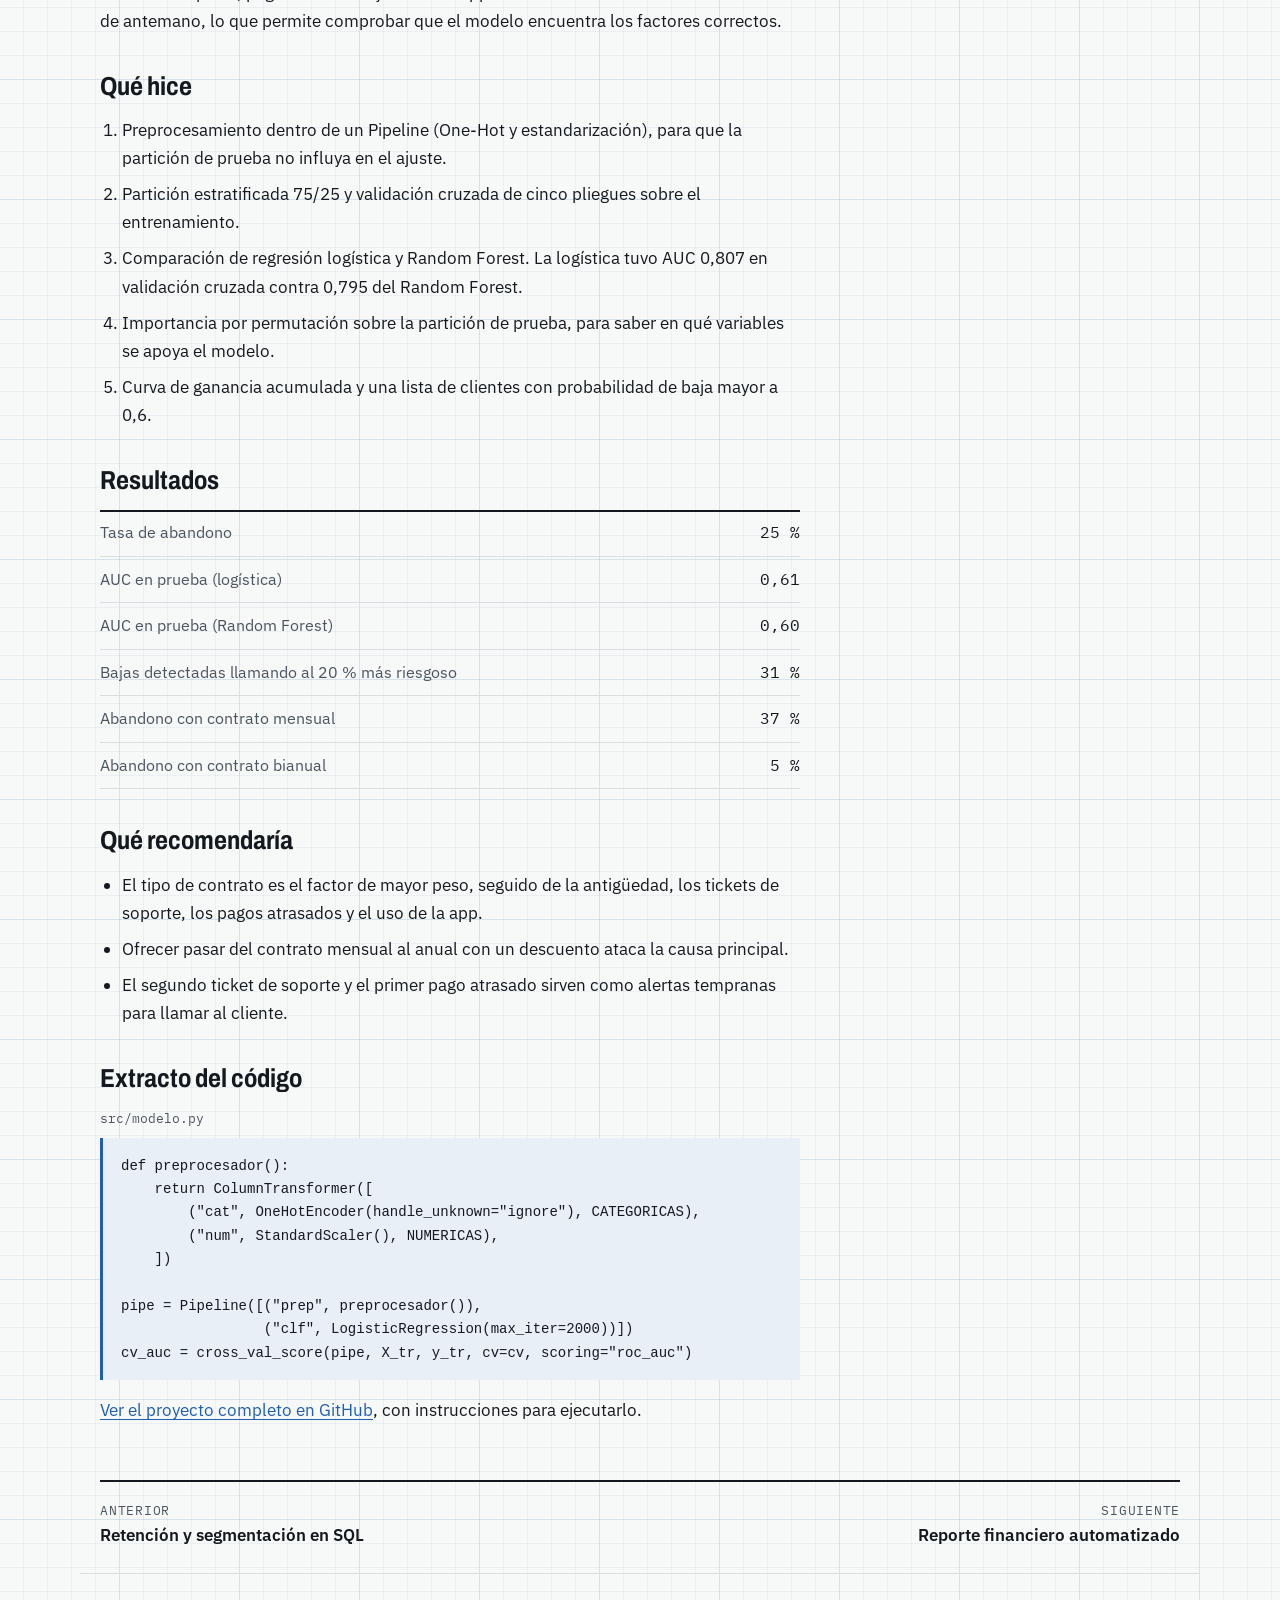
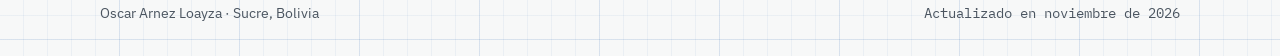
<file: proyectos/prediccion-abandono.html>
<!doctype html>
<html lang="es">
<head>
<meta charset="utf-8">
<meta name="viewport" content="width=device-width, initial-scale=1">
<title>Predicción de abandono (churn) · Oscar Arnez</title>
<meta name="description" content="Un servicio de internet y TV pierde a uno de cada tres clientes. El equipo de retención no puede llamar a todos, así que necesita una lista ordenada por riesgo y una explicación de qué está detrás de las bajas.">
<meta property="og:title" content="Predicción de abandono (churn) · Oscar Arnez">
<meta property="og:description" content="Un servicio de internet y TV pierde a uno de cada tres clientes. El equipo de retención no puede llamar a todos, así que necesita una lista ordenada por riesgo y una explicación de qué está detrás de las bajas.">
<meta property="og:image" content="https://sub-cre.github.io/assets/preview.jpg">
<meta name="twitter:card" content="summary_large_image">
<link rel="icon" href="../assets/favicon.svg" type="image/svg+xml">
<link rel="preconnect" href="https://fonts.googleapis.com"><link rel="preconnect" href="https://fonts.gstatic.com" crossorigin><link href="https://fonts.googleapis.com/css2?family=Archivo:wdth,wght@75..100,400..800&family=IBM+Plex+Sans:wght@400;500;600&family=IBM+Plex+Mono:wght@400;500&display=swap" rel="stylesheet">
<link rel="stylesheet" href="../style.css?v=1795145562">
<script>document.documentElement.classList.add("js")</script>
</head>
<body>
<header class="top">
  <div class="progress" aria-hidden="true"></div>
  <div class="shell top-in">
    <a class="sig" href="../index.html">Oscar Arnez Loayza</a>
    <nav aria-label="Secciones">
      <a href="../index.html#trabajo">Trabajo</a>
      <a href="../index.html#servicios">Servicios</a>
      <a href="../index.html#experiencia">Experiencia</a>
      <a href="../index.html#contacto">Contacto</a>
    </nav>
  </div>
</header>
<main class="shell case">
  <p class="back"><a href="../index.html#trabajo">← Trabajo seleccionado</a></p>
  <header class="case-head">
    <h1 style="view-transition-name:t-prediccion-abandono">Predicción de abandono de clientes de un servicio por suscripción</h1>
    <p class="lede">Un servicio de internet y TV pierde a uno de cada tres clientes. El equipo de retención no puede llamar a todos, así que necesita una lista ordenada por riesgo y una explicación de qué está detrás de las bajas.</p>
    <dl class="meta">
      <div><dt>Pregunta</dt><dd>¿A qué clientes debería llamar primero el equipo de retención y por qué se van?</dd></div>
      <div><dt>Técnica</dt><dd>scikit-learn, validación cruzada</dd></div>
      <div><dt>Datos</dt><dd>7.000 clientes, simulados</dd></div>
      <div><dt>Código</dt><dd><a href="https://github.com/Sub-Cre/portafolio-analisis-datos/tree/main/05-prediccion-abandono-clientes" target="_blank" rel="noopener">05-prediccion-abandono-clientes</a></dd></div>
    </dl>
  </header>

  <figure class="feature wide zoomable reveal">
    <img src="../assets/churn.jpg" alt="Tablero del proyecto: Predicción de abandono de clientes de un servicio por suscripción">
    <figcaption><span class="mono">Fig. 1</span> Tablero generado por el código del proyecto.</figcaption>
  </figure>

  <div class="prose">
    <h2 class="reveal">Contexto</h2>
    <p>El objetivo no era tener el modelo más complejo, sino uno que el equipo pudiera usar cada mes y entender. Por eso comparé un modelo simple con uno más flexible y me quedé con el que rendía igual y se explica mejor.</p>
    <h2 class="reveal">Datos</h2>
    <p>7.000 clientes con tipo de contrato, plan, antigüedad, cargo mensual, método de pago, tickets de soporte, pagos atrasados y uso de la app. Datos simulados con efectos definidos de antemano, lo que permite comprobar que el modelo encuentra los factores correctos.</p>
    <h2 class="reveal">Qué hice</h2>
    <ol>
      <li>Preprocesamiento dentro de un Pipeline (One-Hot y estandarización), para que la partición de prueba no influya en el ajuste.</li>
      <li>Partición estratificada 75/25 y validación cruzada de cinco pliegues sobre el entrenamiento.</li>
      <li>Comparación de regresión logística y Random Forest. La logística tuvo AUC 0,807 en validación cruzada contra 0,795 del Random Forest.</li>
      <li>Importancia por permutación sobre la partición de prueba, para saber en qué variables se apoya el modelo.</li>
      <li>Curva de ganancia acumulada y una lista de clientes con probabilidad de baja mayor a 0,6.</li>
    </ol>
    <h2 class="reveal">Resultados</h2>
    <div class="table-wrap"><table class="ruled">
      <tr><th scope="row">Tasa de abandono</th><td class="mono">33 %</td></tr>
      <tr><th scope="row">AUC en prueba (logística)</th><td class="mono">0,82</td></tr>
      <tr><th scope="row">AUC en prueba (Random Forest)</th><td class="mono">0,81</td></tr>
      <tr><th scope="row">Bajas detectadas llamando al 20 % más riesgoso</th><td class="mono">42 %</td></tr>
      <tr><th scope="row">Abandono con contrato mensual</th><td class="mono">50 %</td></tr>
      <tr><th scope="row">Abandono con contrato bianual</th><td class="mono">7 %</td></tr>
    </table></div>
    <h2 class="reveal">Qué recomendaría</h2>
    <ul>
      <li>El tipo de contrato es el factor de mayor peso, seguido de la antigüedad, los tickets de soporte, los pagos atrasados y el uso de la app.</li>
      <li>Ofrecer pasar del contrato mensual al anual con un descuento ataca la causa principal.</li>
      <li>El segundo ticket de soporte y el primer pago atrasado sirven como alertas tempranas para llamar al cliente.</li>
    </ul>
    <h2 class="reveal">Extracto del código</h2>
    <p class="code-label mono">src/modelo.py</p>
    <pre><code>def preprocesador():
    return ColumnTransformer([
        (&quot;cat&quot;, OneHotEncoder(handle_unknown=&quot;ignore&quot;), CATEGORICAS),
        (&quot;num&quot;, StandardScaler(), NUMERICAS),
    ])

pipe = Pipeline([(&quot;prep&quot;, preprocesador()),
                 (&quot;clf&quot;, LogisticRegression(max_iter=2000))])
cv_auc = cross_val_score(pipe, X_tr, y_tr, cv=cv, scoring=&quot;roc_auc&quot;)</code></pre>
    <p><a href="https://github.com/Sub-Cre/portafolio-analisis-datos/tree/main/05-prediccion-abandono-clientes" target="_blank" rel="noopener">Ver el proyecto completo en GitHub</a>, con instrucciones para ejecutarlo.</p>
  </div>

  <nav class="pager" aria-label="Otros proyectos">
    <a href="analisis-sql-ecommerce.html"><small>Anterior</small>Retención y segmentación en SQL</a>
    <a href="reporte-financiero-automatizado.html" class="next"><small>Siguiente</small>Reporte financiero automatizado</a>
  </nav>
</main>
<footer class="shell foot">
  <span>Oscar Arnez Loayza · Sucre, Bolivia</span>
  <span class="mono">Actualizado en noviembre de 2026</span>
</footer>
<script src="../site.js?v=1795145562" defer></script>
</body>
</html>
</file>
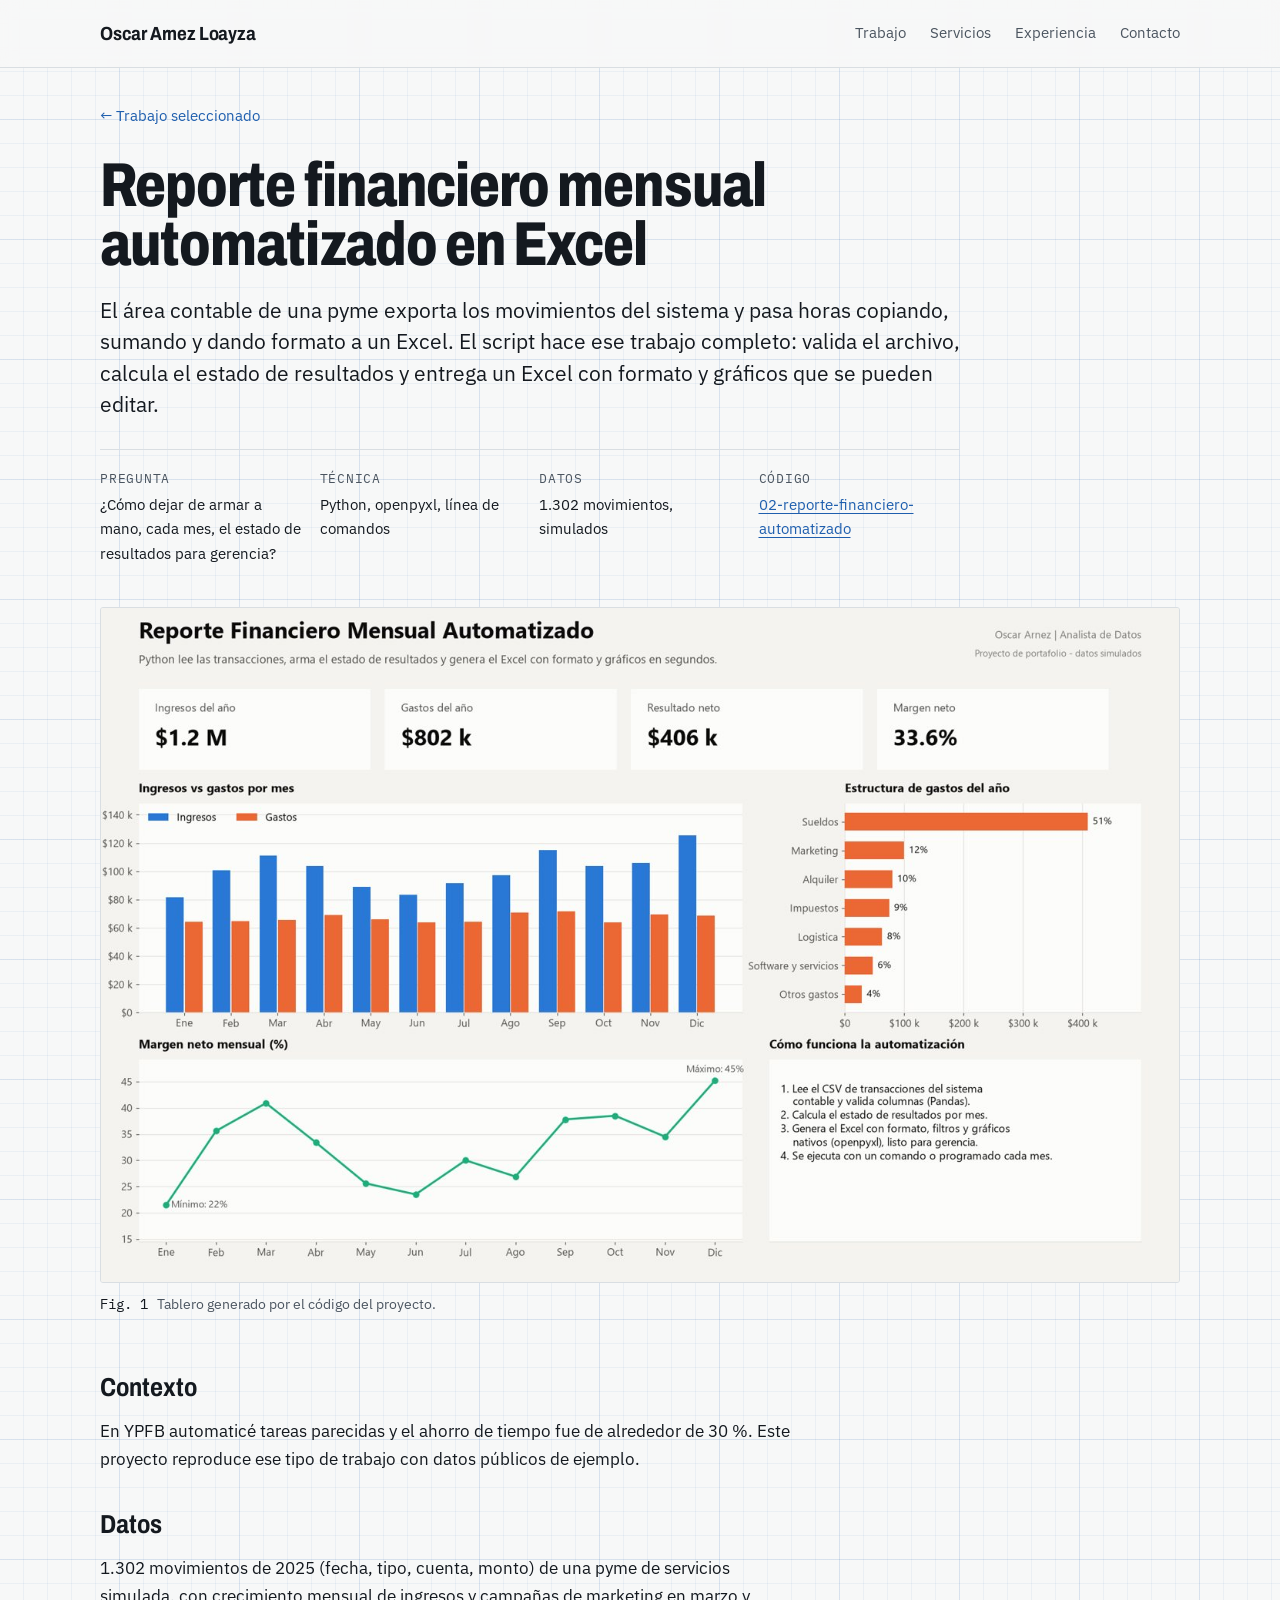
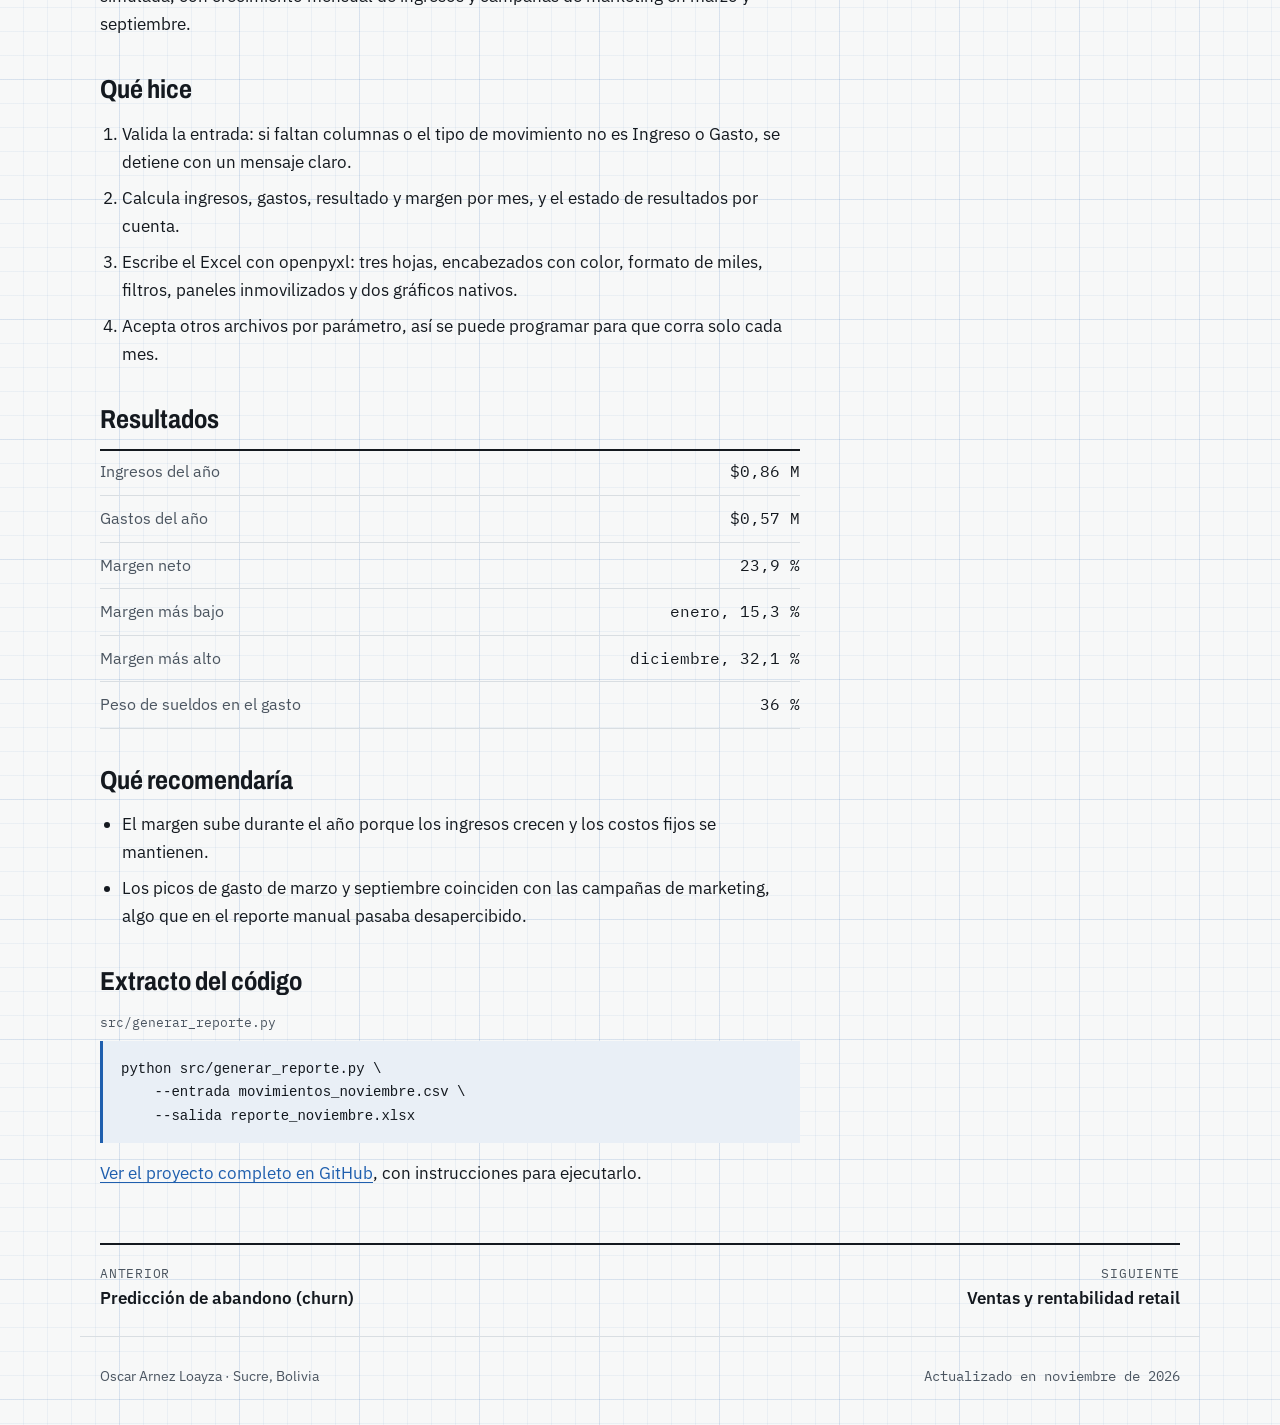
<file: proyectos/reporte-financiero-automatizado.html>
<!doctype html>
<html lang="es">
<head>
<meta charset="utf-8">
<meta name="viewport" content="width=device-width, initial-scale=1">
<title>Reporte financiero automatizado · Oscar Arnez</title>
<meta name="description" content="El área contable de una pyme exporta los movimientos del sistema y pasa horas copiando, sumando y dando formato a un Excel. El script hace ese trabajo completo: valida el archivo, calcula el estado de resultados y entrega un Excel con formato y gráficos que se pueden editar.">
<meta property="og:title" content="Reporte financiero automatizado · Oscar Arnez">
<meta property="og:description" content="El área contable de una pyme exporta los movimientos del sistema y pasa horas copiando, sumando y dando formato a un Excel. El script hace ese trabajo completo: valida el archivo, calcula el estado de resultados y entrega un Excel con formato y gráficos que se pueden editar.">
<meta property="og:image" content="https://sub-cre.github.io/assets/preview.jpg">
<meta name="twitter:card" content="summary_large_image">
<link rel="icon" href="../assets/favicon.svg" type="image/svg+xml">
<link rel="preconnect" href="https://fonts.googleapis.com"><link rel="preconnect" href="https://fonts.gstatic.com" crossorigin><link href="https://fonts.googleapis.com/css2?family=Archivo:wdth,wght@75..100,400..800&family=IBM+Plex+Sans:wght@400;500;600&family=IBM+Plex+Mono:wght@400;500&display=swap" rel="stylesheet">
<link rel="stylesheet" href="../style.css?v=1795145562">
<script>document.documentElement.classList.add("js")</script>
</head>
<body>
<header class="top">
  <div class="progress" aria-hidden="true"></div>
  <div class="shell top-in">
    <a class="sig" href="../index.html">Oscar Arnez Loayza</a>
    <nav aria-label="Secciones">
      <a href="../index.html#trabajo">Trabajo</a>
      <a href="../index.html#servicios">Servicios</a>
      <a href="../index.html#experiencia">Experiencia</a>
      <a href="../index.html#contacto">Contacto</a>
    </nav>
  </div>
</header>
<main class="shell case">
  <p class="back"><a href="../index.html#trabajo">← Trabajo seleccionado</a></p>
  <header class="case-head">
    <h1 style="view-transition-name:t-reporte-financiero-automatizado">Reporte financiero mensual automatizado en Excel</h1>
    <p class="lede">El área contable de una pyme exporta los movimientos del sistema y pasa horas copiando, sumando y dando formato a un Excel. El script hace ese trabajo completo: valida el archivo, calcula el estado de resultados y entrega un Excel con formato y gráficos que se pueden editar.</p>
    <dl class="meta">
      <div><dt>Pregunta</dt><dd>¿Cómo dejar de armar a mano, cada mes, el estado de resultados para gerencia?</dd></div>
      <div><dt>Técnica</dt><dd>Python, openpyxl, línea de comandos</dd></div>
      <div><dt>Datos</dt><dd>1.302 movimientos, simulados</dd></div>
      <div><dt>Código</dt><dd><a href="https://github.com/Sub-Cre/portafolio-analisis-datos/tree/main/02-reporte-financiero-automatizado" target="_blank" rel="noopener">02-reporte-financiero-automatizado</a></dd></div>
    </dl>
  </header>

  <figure class="feature wide zoomable reveal">
    <img src="../assets/finanzas.jpg" alt="Tablero del proyecto: Reporte financiero mensual automatizado en Excel">
    <figcaption><span class="mono">Fig. 1</span> Tablero generado por el código del proyecto.</figcaption>
  </figure>

  <div class="prose">
    <h2 class="reveal">Contexto</h2>
    <p>En YPFB automaticé tareas parecidas y el ahorro de tiempo fue de alrededor de 30 %. Este proyecto reproduce ese tipo de trabajo con datos públicos de ejemplo.</p>
    <h2 class="reveal">Datos</h2>
    <p>1.302 movimientos de 2025 (fecha, tipo, cuenta, monto) de una pyme de servicios simulada, con crecimiento mensual de ingresos y campañas de marketing en marzo y septiembre.</p>
    <h2 class="reveal">Qué hice</h2>
    <ol>
      <li>Valida la entrada: si faltan columnas o el tipo de movimiento no es Ingreso o Gasto, se detiene con un mensaje claro.</li>
      <li>Calcula ingresos, gastos, resultado y margen por mes, y el estado de resultados por cuenta.</li>
      <li>Escribe el Excel con openpyxl: tres hojas, encabezados con color, formato de miles, filtros, paneles inmovilizados y dos gráficos nativos.</li>
      <li>Acepta otros archivos por parámetro, así se puede programar para que corra solo cada mes.</li>
    </ol>
    <h2 class="reveal">Resultados</h2>
    <div class="table-wrap"><table class="ruled">
      <tr><th scope="row">Ingresos del año</th><td class="mono">$1,21 M</td></tr>
      <tr><th scope="row">Gastos del año</th><td class="mono">$0,80 M</td></tr>
      <tr><th scope="row">Margen neto</th><td class="mono">33,6 %</td></tr>
      <tr><th scope="row">Margen más bajo</th><td class="mono">enero, 21,5 %</td></tr>
      <tr><th scope="row">Margen más alto</th><td class="mono">diciembre, 45,2 %</td></tr>
      <tr><th scope="row">Peso de sueldos en el gasto</th><td class="mono">51 %</td></tr>
    </table></div>
    <h2 class="reveal">Qué recomendaría</h2>
    <ul>
      <li>El margen sube durante el año porque los ingresos crecen y los costos fijos se mantienen.</li>
      <li>Los picos de gasto de marzo y septiembre coinciden con las campañas de marketing, algo que en el reporte manual pasaba desapercibido.</li>
    </ul>
    <h2 class="reveal">Extracto del código</h2>
    <p class="code-label mono">src/generar_reporte.py</p>
    <pre><code>python src/generar_reporte.py \
    --entrada movimientos_noviembre.csv \
    --salida reporte_noviembre.xlsx</code></pre>
    <p><a href="https://github.com/Sub-Cre/portafolio-analisis-datos/tree/main/02-reporte-financiero-automatizado" target="_blank" rel="noopener">Ver el proyecto completo en GitHub</a>, con instrucciones para ejecutarlo.</p>
  </div>

  <nav class="pager" aria-label="Otros proyectos">
    <a href="prediccion-abandono.html"><small>Anterior</small>Predicción de abandono (churn)</a>
    <a href="ventas-retail.html" class="next"><small>Siguiente</small>Ventas y rentabilidad retail</a>
  </nav>
</main>
<footer class="shell foot">
  <span>Oscar Arnez Loayza · Sucre, Bolivia</span>
  <span class="mono">Actualizado en noviembre de 2026</span>
</footer>
<script src="../site.js?v=1795145562" defer></script>
</body>
</html>
</file>
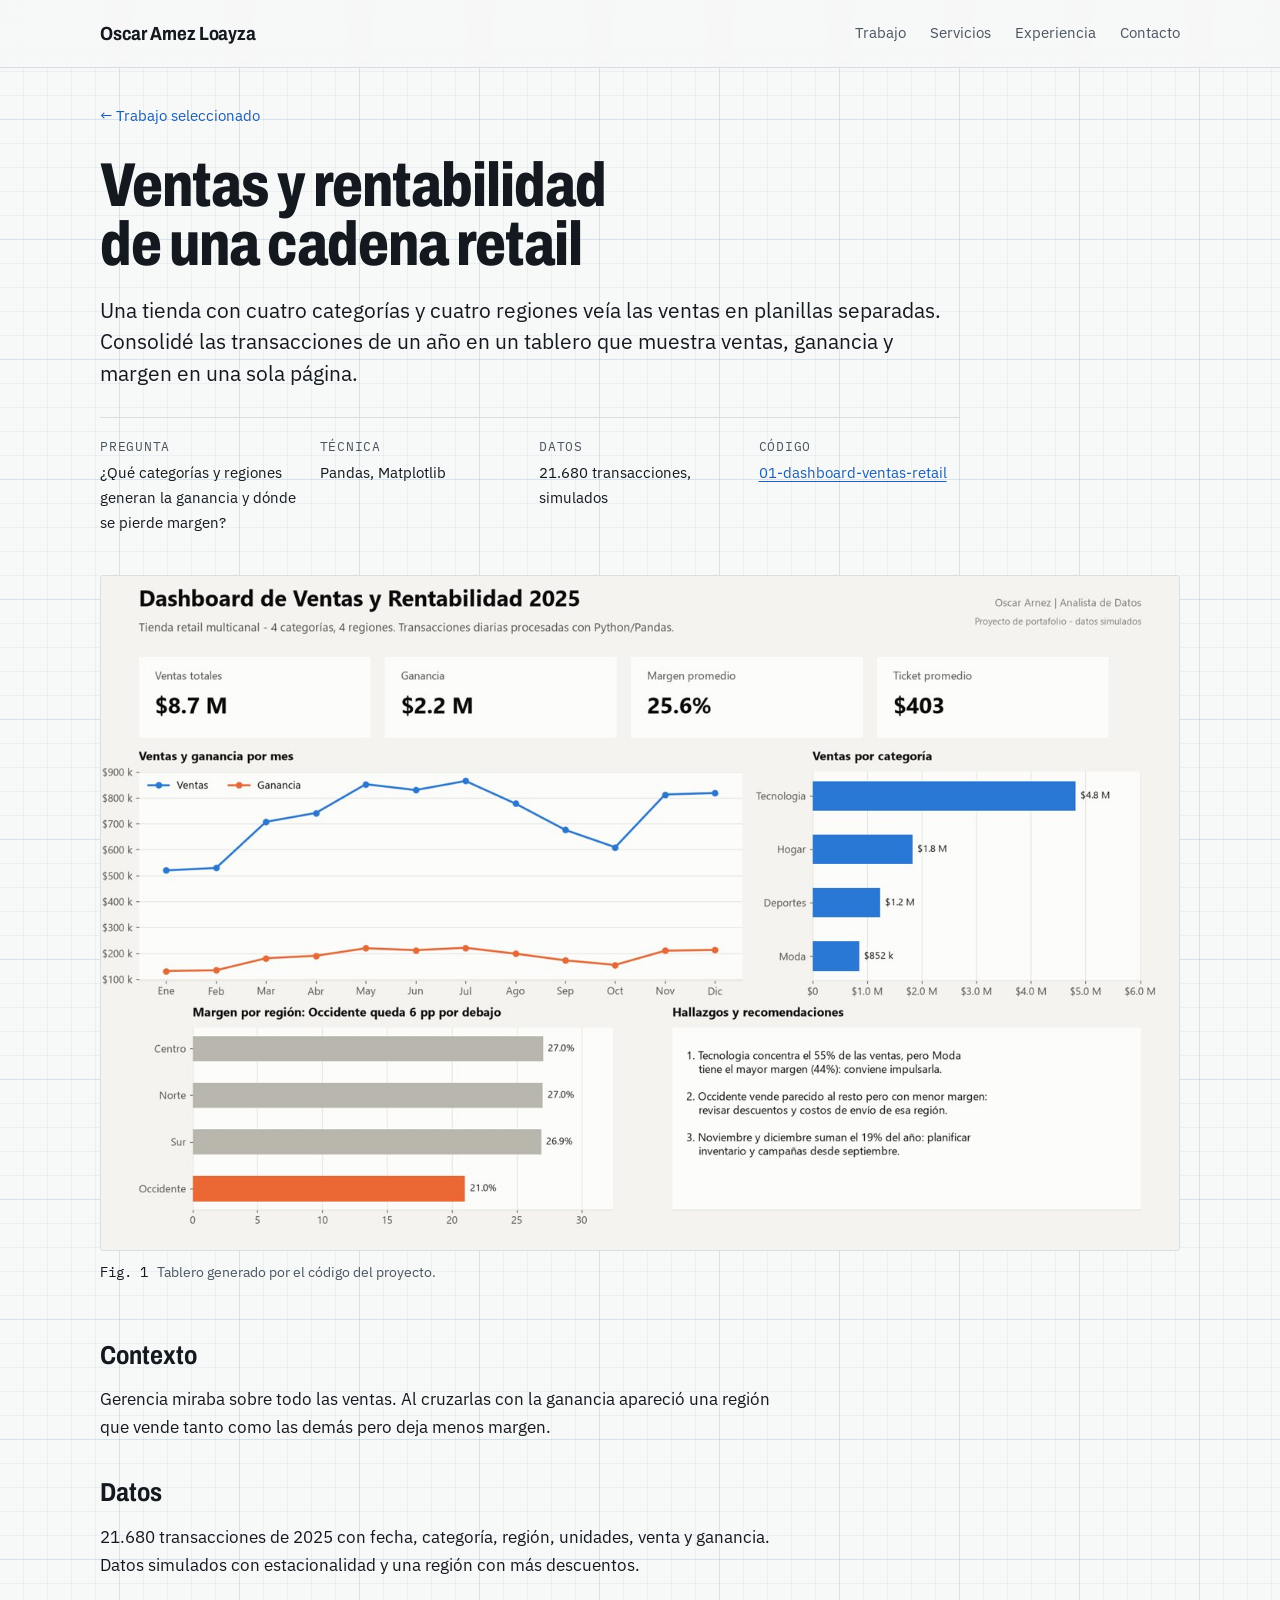
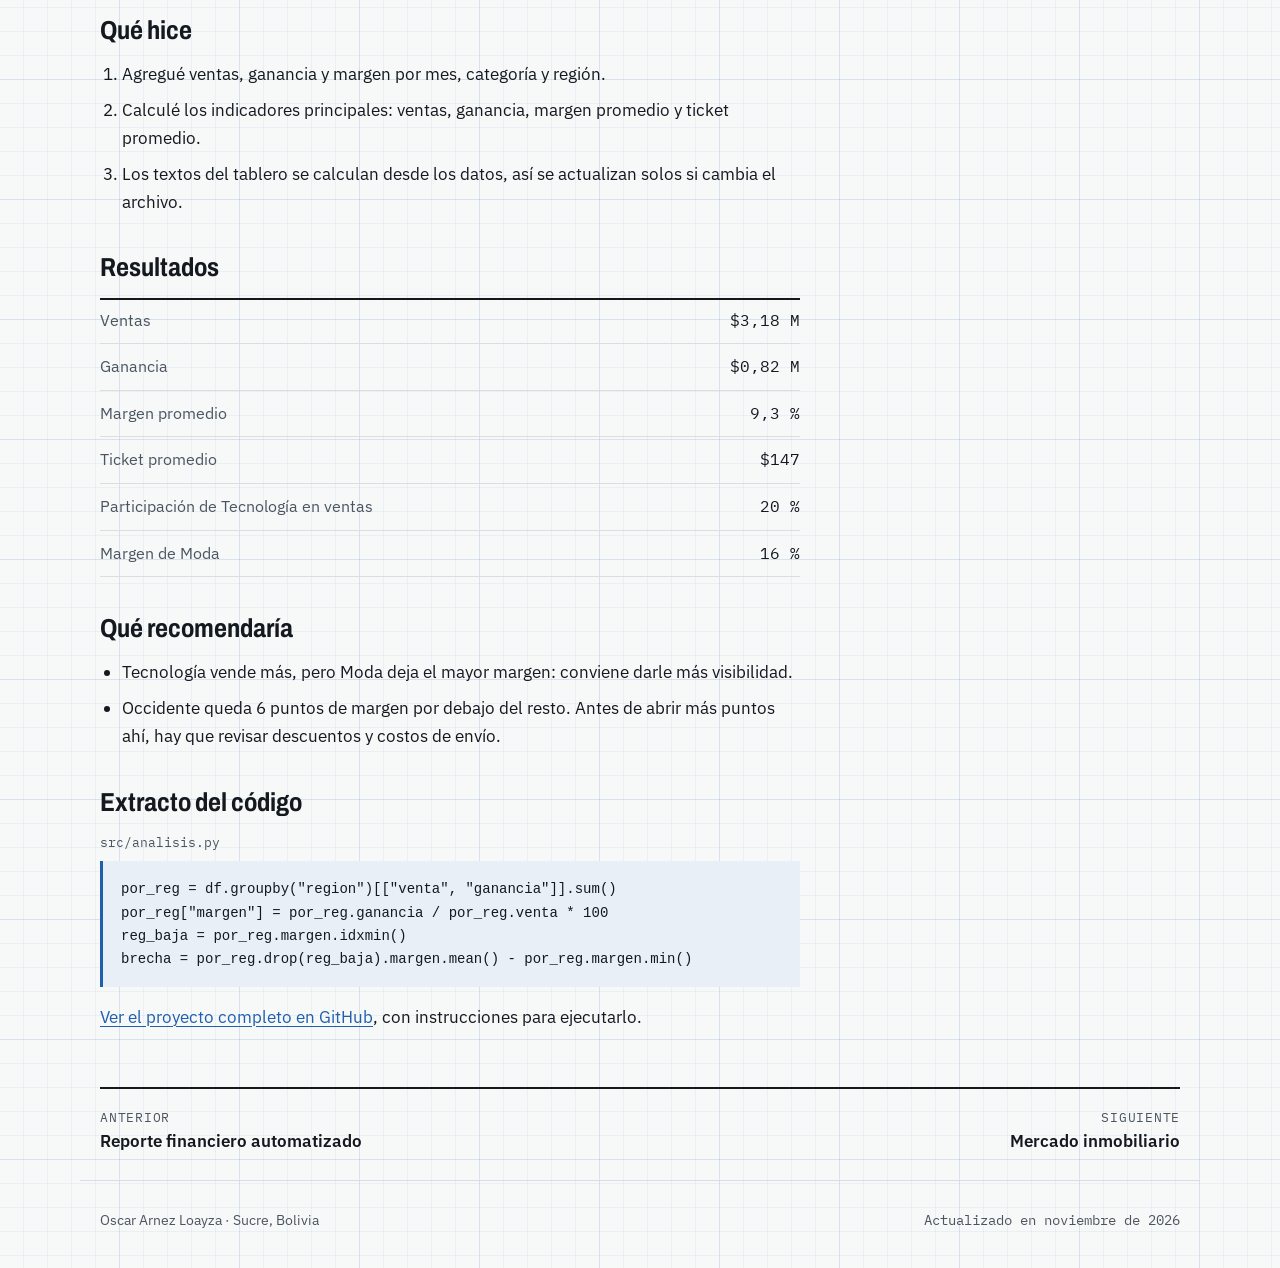
<file: proyectos/ventas-retail.html>
<!doctype html>
<html lang="es">
<head>
<meta charset="utf-8">
<meta name="viewport" content="width=device-width, initial-scale=1">
<title>Ventas y rentabilidad retail · Oscar Arnez</title>
<meta name="description" content="Una tienda con cuatro categorías y cuatro regiones veía las ventas en planillas separadas. Consolidé las transacciones de un año en un tablero que muestra ventas, ganancia y margen en una sola página.">
<meta property="og:title" content="Ventas y rentabilidad retail · Oscar Arnez">
<meta property="og:description" content="Una tienda con cuatro categorías y cuatro regiones veía las ventas en planillas separadas. Consolidé las transacciones de un año en un tablero que muestra ventas, ganancia y margen en una sola página.">
<meta property="og:image" content="https://sub-cre.github.io/assets/preview.jpg">
<meta name="twitter:card" content="summary_large_image">
<link rel="icon" href="../assets/favicon.svg" type="image/svg+xml">
<link rel="preconnect" href="https://fonts.googleapis.com"><link rel="preconnect" href="https://fonts.gstatic.com" crossorigin><link href="https://fonts.googleapis.com/css2?family=Archivo:wdth,wght@75..100,400..800&family=IBM+Plex+Sans:wght@400;500;600&family=IBM+Plex+Mono:wght@400;500&display=swap" rel="stylesheet">
<link rel="stylesheet" href="../style.css?v=1795145562">
<script>document.documentElement.classList.add("js")</script>
</head>
<body>
<header class="top">
  <div class="progress" aria-hidden="true"></div>
  <div class="shell top-in">
    <a class="sig" href="../index.html">Oscar Arnez Loayza</a>
    <nav aria-label="Secciones">
      <a href="../index.html#trabajo">Trabajo</a>
      <a href="../index.html#servicios">Servicios</a>
      <a href="../index.html#experiencia">Experiencia</a>
      <a href="../index.html#contacto">Contacto</a>
    </nav>
  </div>
</header>
<main class="shell case">
  <p class="back"><a href="../index.html#trabajo">← Trabajo seleccionado</a></p>
  <header class="case-head">
    <h1 style="view-transition-name:t-ventas-retail">Ventas y rentabilidad de una cadena retail</h1>
    <p class="lede">Una tienda con cuatro categorías y cuatro regiones veía las ventas en planillas separadas. Consolidé las transacciones de un año en un tablero que muestra ventas, ganancia y margen en una sola página.</p>
    <dl class="meta">
      <div><dt>Pregunta</dt><dd>¿Qué categorías y regiones generan la ganancia y dónde se pierde margen?</dd></div>
      <div><dt>Técnica</dt><dd>Pandas, Matplotlib</dd></div>
      <div><dt>Datos</dt><dd>21.680 transacciones, simulados</dd></div>
      <div><dt>Código</dt><dd><a href="https://github.com/Sub-Cre/portafolio-analisis-datos/tree/main/01-dashboard-ventas-retail" target="_blank" rel="noopener">01-dashboard-ventas-retail</a></dd></div>
    </dl>
  </header>

  <figure class="feature wide zoomable reveal">
    <img src="../assets/ventas.jpg" alt="Tablero del proyecto: Ventas y rentabilidad de una cadena retail">
    <figcaption><span class="mono">Fig. 1</span> Tablero generado por el código del proyecto.</figcaption>
  </figure>

  <div class="prose">
    <h2 class="reveal">Contexto</h2>
    <p>Gerencia miraba sobre todo las ventas. Al cruzarlas con la ganancia apareció una región que vende tanto como las demás pero deja menos margen.</p>
    <h2 class="reveal">Datos</h2>
    <p>21.680 transacciones de 2025 con fecha, categoría, región, unidades, venta y ganancia. Datos simulados con estacionalidad y una región con más descuentos.</p>
    <h2 class="reveal">Qué hice</h2>
    <ol>
      <li>Agregué ventas, ganancia y margen por mes, categoría y región.</li>
      <li>Calculé los indicadores principales: ventas, ganancia, margen promedio y ticket promedio.</li>
      <li>Los textos del tablero se calculan desde los datos, así se actualizan solos si cambia el archivo.</li>
    </ol>
    <h2 class="reveal">Resultados</h2>
    <div class="table-wrap"><table class="ruled">
      <tr><th scope="row">Ventas</th><td class="mono">$8,74 M</td></tr>
      <tr><th scope="row">Ganancia</th><td class="mono">$2,24 M</td></tr>
      <tr><th scope="row">Margen promedio</th><td class="mono">25,6 %</td></tr>
      <tr><th scope="row">Ticket promedio</th><td class="mono">$403</td></tr>
      <tr><th scope="row">Participación de Tecnología en ventas</th><td class="mono">55 %</td></tr>
      <tr><th scope="row">Margen de Moda</th><td class="mono">44 %</td></tr>
    </table></div>
    <h2 class="reveal">Qué recomendaría</h2>
    <ul>
      <li>Tecnología vende más, pero Moda deja el mayor margen: conviene darle más visibilidad.</li>
      <li>Occidente queda 6 puntos de margen por debajo del resto. Antes de abrir más puntos ahí, hay que revisar descuentos y costos de envío.</li>
    </ul>
    <h2 class="reveal">Extracto del código</h2>
    <p class="code-label mono">src/analisis.py</p>
    <pre><code>por_reg = df.groupby(&quot;region&quot;)[[&quot;venta&quot;, &quot;ganancia&quot;]].sum()
por_reg[&quot;margen&quot;] = por_reg.ganancia / por_reg.venta * 100
reg_baja = por_reg.margen.idxmin()
brecha = por_reg.drop(reg_baja).margen.mean() - por_reg.margen.min()</code></pre>
    <p><a href="https://github.com/Sub-Cre/portafolio-analisis-datos/tree/main/01-dashboard-ventas-retail" target="_blank" rel="noopener">Ver el proyecto completo en GitHub</a>, con instrucciones para ejecutarlo.</p>
  </div>

  <nav class="pager" aria-label="Otros proyectos">
    <a href="reporte-financiero-automatizado.html"><small>Anterior</small>Reporte financiero automatizado</a>
    <a href="mercado-inmobiliario.html" class="next"><small>Siguiente</small>Mercado inmobiliario</a>
  </nav>
</main>
<footer class="shell foot">
  <span>Oscar Arnez Loayza · Sucre, Bolivia</span>
  <span class="mono">Actualizado en noviembre de 2026</span>
</footer>
<script src="../site.js?v=1795145562" defer></script>
</body>
</html>
</file>
<file: style.css>
/* Layout: hoja de trabajo de un analista. Columna de lectura a la izquierda, índice de proyectos como tabla,
   figuras con pie numerado. Sin tarjetas ni íconos; la jerarquía la da la tipografía. */
:root{
  --paper:#f7f8f8;      /* gris muy claro con sesgo frío */
  --ink:#14191f;
  --ink-soft:#4b5560;
  --rule:#d9dee2;
  --accent:#1f5fae;     /* azul de los gráficos, solo para enlaces y cifras */
  --tint:#e9eff6;
  --warm:#d0632f;     /* duplicados / estado "antes" */
  --display:"Archivo", "Arial Narrow", system-ui, sans-serif;
  --body:"IBM Plex Sans", system-ui, -apple-system, "Segoe UI", sans-serif;
  --mono:"IBM Plex Mono", ui-monospace, "Cascadia Mono", Consolas, monospace;
  color-scheme:light;
}
@media (prefers-color-scheme:dark){
  :root{--paper:#12161b;--ink:#e6eaee;--ink-soft:#a3adb8;--rule:#2a323b;--accent:#7fb0ec;--tint:#1a2533;--warm:#e58a5c;color-scheme:dark}
}
*{box-sizing:border-box}
html{-webkit-text-size-adjust:100%}
body{margin:0;background:var(--paper);color:var(--ink);font:400 17px/1.65 var(--body)}
img{max-width:100%;height:auto;display:block}
a{color:var(--accent);text-decoration-thickness:1px;text-underline-offset:3px}
a:focus-visible{outline:2px solid var(--accent);outline-offset:3px}
.mono{font-family:var(--mono);font-variant-numeric:tabular-nums}
.shell{max-width:1120px;margin:0 auto;padding-left:max(20px,env(safe-area-inset-left,0px));padding-right:max(20px,env(safe-area-inset-right,0px))}

.top{border-bottom:1px solid var(--rule)}
.top-in{display:flex;justify-content:space-between;align-items:center;gap:20px;padding-block:18px}
.sig{font-family:var(--display);font-weight:700;font-stretch:85%;font-size:19px;color:var(--ink);text-decoration:none;letter-spacing:-.01em}
.top nav{display:flex;gap:24px;font-size:15px}
.top nav a{color:var(--ink-soft);text-decoration:none}
.top nav a:hover{color:var(--ink)}

h1,h2,h3{font-family:var(--display);color:var(--ink);text-wrap:balance;margin:0}
h1{font-size:clamp(44px,7vw,84px);line-height:.95;font-weight:800;font-stretch:78%;letter-spacing:-.015em}
h2{font-size:clamp(28px,3.4vw,38px);font-weight:700;font-stretch:82%;line-height:1.05}
h3{font-size:18px;font-weight:650;font-stretch:90%}
p{margin:0}

.intro{display:grid;grid-template-columns:minmax(0,1.5fr) minmax(0,.7fr);gap:28px 56px;padding-block:64px 56px;align-items:start}
.intro-text{display:grid;gap:18px;max-width:640px}
.role{font-family:var(--mono);font-size:14px;color:var(--accent);letter-spacing:.02em}
.lede{font-size:21px;line-height:1.5;color:var(--ink)}
.intro-text p:not(.lede):not(.role){color:var(--ink-soft)}
.links{display:flex;flex-wrap:wrap;gap:8px 22px;font-weight:500}
.portrait{margin:0;grid-row:span 2}
.portrait img{border-radius:3px;filter:saturate(.9)}
.facts{grid-column:1;display:grid;grid-template-columns:repeat(4,minmax(0,1fr));gap:16px;margin:12px 0 0;padding-top:20px;border-top:1px solid var(--rule)}
.facts dt{font-family:var(--mono);font-size:12.5px;color:var(--ink-soft);text-transform:uppercase;letter-spacing:.06em}
.facts dd{margin:4px 0 0;font-size:15px}

.block{padding-block:56px;border-top:1px solid var(--rule)}
.block-head{display:grid;grid-template-columns:minmax(0,1fr) minmax(0,1fr);gap:24px;align-items:end;margin-bottom:32px}
.block-head p{color:var(--ink-soft);font-size:15.5px;max-width:460px}

.feature{margin:0 0 36px}
.feature img{border:1px solid var(--rule);border-radius:3px;background:#f4f3ef}
figcaption{font-size:14px;color:var(--ink-soft);margin-top:10px}
figcaption .mono{color:var(--ink);margin-right:6px}

.index{border-top:2px solid var(--ink)}
.row{display:grid;grid-template-columns:minmax(0,2.3fr) minmax(0,1.3fr) minmax(0,.9fr) minmax(0,1.3fr);gap:20px;padding-block:18px;border-bottom:1px solid var(--rule);color:var(--ink);text-decoration:none;align-items:baseline}
.row.head{font-family:var(--mono);font-size:12.5px;text-transform:uppercase;letter-spacing:.06em;color:var(--ink-soft);padding-block:10px}
a.row:hover{background:var(--tint)}
a.row:hover .r-title{color:var(--accent)}
.r-title{font-weight:600;font-size:17px}
.r-title small,.r-metric small{display:block;font-weight:400;font-size:14.5px;color:var(--ink-soft);margin-top:3px;line-height:1.45}
.r-tech{font-size:14.5px;color:var(--ink-soft)}
.r-n{font-size:14px;color:var(--ink-soft)}
.r-metric b{font-size:22px;font-weight:500;color:var(--accent)}

.cv{list-style:none;margin:0;padding:0;border-top:2px solid var(--ink)}
.cv li{display:grid;grid-template-columns:140px minmax(0,1fr);gap:20px;padding-block:20px;border-bottom:1px solid var(--rule)}
.cv .when{font-size:14px;color:var(--ink-soft);padding-top:3px}
.cv .where{font-size:14.5px;color:var(--ink-soft);margin:2px 0 8px}
.cv li div{max-width:720px}
.aside-grid{display:grid;grid-template-columns:repeat(3,minmax(0,1fr));gap:28px;margin-top:40px}
.aside-grid h3{margin-bottom:6px}
.aside-grid p{font-size:15.5px;color:var(--ink-soft)}

.contact-line{max-width:640px;font-size:19px}
.mail{font-family:var(--display);font-size:clamp(24px,4vw,40px);font-weight:700;font-stretch:82%;margin:18px 0 14px;overflow-wrap:anywhere}
.mail a{text-decoration:none}
.mail a:hover{text-decoration:underline}

.foot{display:flex;justify-content:space-between;flex-wrap:wrap;gap:12px;padding-block:28px 40px;border-top:1px solid var(--rule);font-size:14px;color:var(--ink-soft)}

/* casos de estudio */
.case{padding-block:36px 24px}
.back{font-size:15px;margin-bottom:28px}
.back a{text-decoration:none}
.case-head{display:grid;gap:20px;max-width:860px;margin-bottom:40px}
.case h1{font-size:clamp(36px,5.4vw,62px)}
.meta{display:grid;grid-template-columns:repeat(4,minmax(0,1fr));gap:18px;margin:8px 0 0;padding-top:18px;border-top:1px solid var(--rule)}
.meta dt{font-family:var(--mono);font-size:12.5px;color:var(--ink-soft);text-transform:uppercase;letter-spacing:.06em}
.meta dd{margin:4px 0 0;font-size:15px;overflow-wrap:anywhere}
.prose{max-width:700px;display:grid;gap:16px}
.prose h2{font-size:26px;margin-top:22px}
.prose ol,.prose ul{margin:0;padding-left:22px;display:grid;gap:8px}
.table-wrap{overflow-x:auto}
table{border-collapse:collapse;width:100%;font-size:15.5px;border-top:2px solid var(--ink)}
th,td{text-align:left;padding:10px 0;border-bottom:1px solid var(--rule);vertical-align:top}
th{font-weight:400;color:var(--ink-soft);padding-right:24px}
td{text-align:right;color:var(--ink);font-variant-numeric:tabular-nums}
.code-label{font-size:13px;color:var(--ink-soft);margin-bottom:-8px}
pre{margin:0;overflow-x:auto;background:var(--tint);border-left:3px solid var(--accent);padding:16px 18px;font:400 14px/1.6 var(--mono);color:var(--ink)}
.pager{display:grid;grid-template-columns:1fr 1fr;gap:20px;margin-top:56px;border-top:2px solid var(--ink);padding-top:18px}
.pager a{text-decoration:none;font-weight:600;color:var(--ink)}
.pager a:hover{color:var(--accent)}
.pager small{display:block;font-family:var(--mono);font-weight:400;font-size:12.5px;color:var(--ink-soft);text-transform:uppercase;letter-spacing:.06em}
.pager .next{text-align:right}

@media (max-width:900px){
  .intro{grid-template-columns:1fr;padding-block:40px}
  .portrait{grid-row:auto;max-width:260px;order:-1}
  .facts,.meta{grid-template-columns:repeat(2,minmax(0,1fr))}
  .block-head{grid-template-columns:1fr}
  .row{grid-template-columns:minmax(0,1fr) auto}
  .row.head{display:none}
  .r-tech,.r-n{display:none}
  .r-metric{text-align:right;max-width:170px}
  .aside-grid{grid-template-columns:1fr}
}
@media (max-width:560px){
  body{font-size:16px}
  .top nav{gap:14px;font-size:14px}
  .sig{font-size:16px}
  .row{grid-template-columns:1fr}
  .r-metric{text-align:left;max-width:none}
  .cv li{grid-template-columns:1fr;gap:4px}
  .pager{grid-template-columns:1fr}
  .pager .next{text-align:left}
}
@media (prefers-reduced-motion:no-preference){a.row{transition:background .15s}}

/* barra superior fija con progreso de lectura */
.top{position:sticky;top:env(safe-area-inset-top,0px);z-index:20;background:var(--paper)}
.progress{position:absolute;left:0;bottom:-1px;height:2px;width:100%;background:var(--accent);transform-origin:0 50%;transform:scaleX(var(--p,0))}

/* Fig. 0: base desordenada que se ordena */
.sorter{grid-column:1/-1;margin:8px 0 0;border-top:2px solid var(--ink);padding-top:12px}
.sorter-bar{display:flex;justify-content:space-between;align-items:center;gap:12px;flex-wrap:wrap}
.ledger{display:flex;flex-wrap:wrap;gap:6px 22px;font-size:13px;color:var(--ink-soft);margin:0}
.ledger b{color:var(--ink);font-weight:500}
.ledger span.on b{color:var(--accent)}
.replay{font:500 13px var(--mono);color:var(--ink-soft);background:none;border:1px solid var(--rule);border-radius:3px;padding:5px 10px;cursor:pointer}
.replay:hover{color:var(--ink);border-color:var(--ink-soft)}
.replay:focus-visible,.seg button:focus-visible{outline:2px solid var(--accent);outline-offset:2px}
#sorter-canvas{display:block;width:100%;height:300px;margin-top:10px}

/* Fig. 1: calidad antes / después */
.quality{margin:0 0 40px;border-top:2px solid var(--ink);padding-top:14px}
.q-head{display:flex;justify-content:space-between;align-items:center;gap:14px;flex-wrap:wrap;margin-bottom:14px}
.q-title{font-weight:600}
.seg{display:inline-flex;border:1px solid var(--rule);border-radius:3px;overflow:hidden}
.seg button{font:500 13.5px var(--body);background:none;border:0;padding:7px 12px;color:var(--ink-soft);cursor:pointer}
.seg button+button{border-left:1px solid var(--rule)}
.seg button[aria-pressed="true"]{background:var(--ink);color:var(--paper)}
.q-rows{display:grid;gap:10px}
.q-row{display:grid;grid-template-columns:90px minmax(0,1fr) 64px;gap:14px;align-items:center}
.q-label{font-size:15px;color:var(--ink-soft)}
.q-track{height:14px;background:var(--tint);position:relative}
.q-fill{position:absolute;inset:0 auto 0 0;width:var(--w);background:var(--warm);transition:width .9s cubic-bezier(.65,0,.35,1),background-color .6s}
.quality.done .q-fill{background:var(--accent)}
.q-val{text-align:right;font-size:15px}
.quality figcaption a{white-space:nowrap}
@media (max-width:560px){#sorter-canvas{height:260px}.q-row{grid-template-columns:72px minmax(0,1fr) 52px;gap:10px}}
@media (prefers-reduced-motion:reduce){.q-fill{transition:none}}

/* ===== v3: fondo de papel milimetrado, transiciones y detalles ===== */
:root{--grid:rgba(31,95,174,.055);--grid-major:rgba(31,95,174,.09)}
@media (prefers-color-scheme:dark){:root{--grid:rgba(127,176,236,.045);--grid-major:rgba(127,176,236,.075)}}
body{
  background-color:var(--paper);
  background-image:
    linear-gradient(var(--grid-major) 1px,transparent 1px),
    linear-gradient(90deg,var(--grid-major) 1px,transparent 1px),
    linear-gradient(var(--grid) 1px,transparent 1px),
    linear-gradient(90deg,var(--grid) 1px,transparent 1px);
  background-size:120px 120px,120px 120px,24px 24px,24px 24px;
  background-position:-1px -1px;
}
.top{background:color-mix(in srgb,var(--paper) 88%,transparent);backdrop-filter:blur(8px)}
.top nav a{position:relative}
.top nav a::after{content:"";position:absolute;left:0;right:0;bottom:-4px;height:1px;background:var(--accent);transform:scaleX(0);transform-origin:left;transition:transform .3s}
.top nav a:hover::after{transform:scaleX(1)}

.avail{color:var(--ink-soft)}
.avail::before{content:"";display:inline-block;width:7px;height:7px;border-radius:50%;background:#2fa36b;margin:0 6px 1px 4px;animation:pulse 2.4s ease-in-out infinite}
@keyframes pulse{0%,100%{box-shadow:0 0 0 0 rgba(47,163,107,.45)}50%{box-shadow:0 0 0 5px rgba(47,163,107,0)}}
h1 .ln{display:inline-block}

.btn{display:inline-flex;align-items:center;gap:8px;background:var(--ink);color:var(--paper);text-decoration:none;padding:10px 16px;border-radius:3px;font-weight:600;position:relative;overflow:hidden}
.btn::after{content:"→";transition:transform .25s}
.btn:hover::after{transform:translateX(4px)}
.btn:hover{background:var(--accent);color:#fff}
.links{align-items:center}

.clients{grid-column:1;display:flex;flex-wrap:wrap;align-items:baseline;gap:6px 18px;padding-top:4px}
.clients .mono{font-size:12.5px;color:var(--ink-soft);text-transform:uppercase;letter-spacing:.06em}
.clients b{font-family:var(--display);font-stretch:85%;font-size:17px;font-weight:700;color:var(--ink-soft);transition:color .2s}
.clients b:hover{color:var(--ink)}
.clock{font-size:14px}

/* reglas que se dibujan como el eje de un gráfico */
.index,.cv,.quality,.sorter,table.ruled,table.services{border-top:0}
.ruled{position:relative}
.ruled::before{content:"";position:absolute;left:0;top:0;height:2px;width:100%;background:var(--ink);transform-origin:left;transition:transform 1.1s cubic-bezier(.65,0,.35,1)}
.js .ruled:not(.in)::before{transform:scaleX(0)}
table.ruled{border-collapse:separate;border-spacing:0}

/* aparición al hacer scroll */
.js .reveal{opacity:0;transform:translateY(18px);transition:opacity .7s ease,transform .7s cubic-bezier(.2,.7,.2,1)}
.js .reveal.in{opacity:1;transform:none}

/* secuencia de entrada del hero */
.js .intro-text>*,.js .clients{animation:rise .8s cubic-bezier(.2,.7,.2,1) both;animation-delay:calc(var(--i,0)*90ms + 80ms)}
.js .portrait img{animation:unveil 1.1s cubic-bezier(.65,0,.35,1) .25s both}
.js .facts{animation:rise .8s cubic-bezier(.2,.7,.2,1) .6s both}
@keyframes rise{from{opacity:0;transform:translateY(22px)}to{opacity:1;transform:none}}
@keyframes unveil{from{clip-path:inset(100% 0 0 0);transform:scale(1.06)}to{clip-path:inset(0);transform:none}}

/* servicios */
table.services{font-size:15.5px}
table.services thead th{font-family:var(--mono);font-size:12.5px;text-transform:uppercase;letter-spacing:.06em;color:var(--ink-soft);font-weight:400;padding-top:14px}
table.services tbody th{color:var(--ink);font-weight:600;width:30%;padding-right:24px}
table.services td{text-align:left;color:var(--ink-soft)}
table.services td.mono{white-space:nowrap;color:var(--ink);text-align:right}
table.services tbody tr{transition:background .2s}
table.services tbody tr:hover{background:var(--tint)}
.svc-cta{display:flex;align-items:center;flex-wrap:wrap;gap:12px 18px;margin-top:24px;color:var(--ink-soft);font-size:15px}

/* vista previa del tablero al pasar sobre un proyecto */
.peek{position:fixed;left:0;top:0;width:340px;pointer-events:none;z-index:30;opacity:0;transform:translate(-50%,-50%) scale(.92);transition:opacity .2s,transform .25s;border:1px solid var(--rule);box-shadow:0 18px 40px rgba(0,0,0,.18);background:#f4f3ef}
.peek.on{opacity:1;transform:translate(-50%,-50%) scale(1)}
@media (hover:none),(max-width:900px){.peek{display:none}}
a.row .r-title{transition:color .2s,transform .25s}
a.row:hover .r-title{transform:translateX(4px)}

/* copiar correo */
.copy{font:500 13.5px var(--mono);background:none;border:1px solid var(--rule);color:var(--ink-soft);padding:6px 12px;border-radius:3px;cursor:pointer}
.copy:hover{color:var(--ink);border-color:var(--ink-soft)}
.copy:focus-visible{outline:2px solid var(--accent);outline-offset:2px}

/* figura ampliable en casos de estudio */
.zoomable img{cursor:zoom-in}
.lightbox{position:fixed;inset:0;z-index:50;background:rgba(10,14,18,.86);display:grid;place-items:center;padding:24px;opacity:0;pointer-events:none;transition:opacity .25s}
.lightbox.on{opacity:1;pointer-events:auto;cursor:zoom-out}
.lightbox img{max-width:min(1600px,96vw);max-height:92vh;transform:scale(.96);transition:transform .3s}
.lightbox.on img{transform:none}

/* transiciones entre páginas (navegadores compatibles) */
@view-transition{navigation:auto}
::view-transition-old(root){animation:vt-out .25s ease both}
::view-transition-new(root){animation:vt-in .35s ease both}
@keyframes vt-out{to{opacity:0;transform:translateY(-8px)}}
@keyframes vt-in{from{opacity:0;transform:translateY(10px)}}

@media (prefers-reduced-motion:reduce){
  .js .reveal{opacity:1;transform:none;transition:none}
  .js .intro-text>*,.js .clients,.js .facts,.js .portrait img{animation:none}
  .ruled::before{transition:none}.js .ruled:not(.in)::before{transform:none}
  .avail::before{animation:none}
  @view-transition{navigation:none}
}
@media (max-width:560px){table.services tbody th{width:auto}.clients b{font-size:15px}}
</file>
